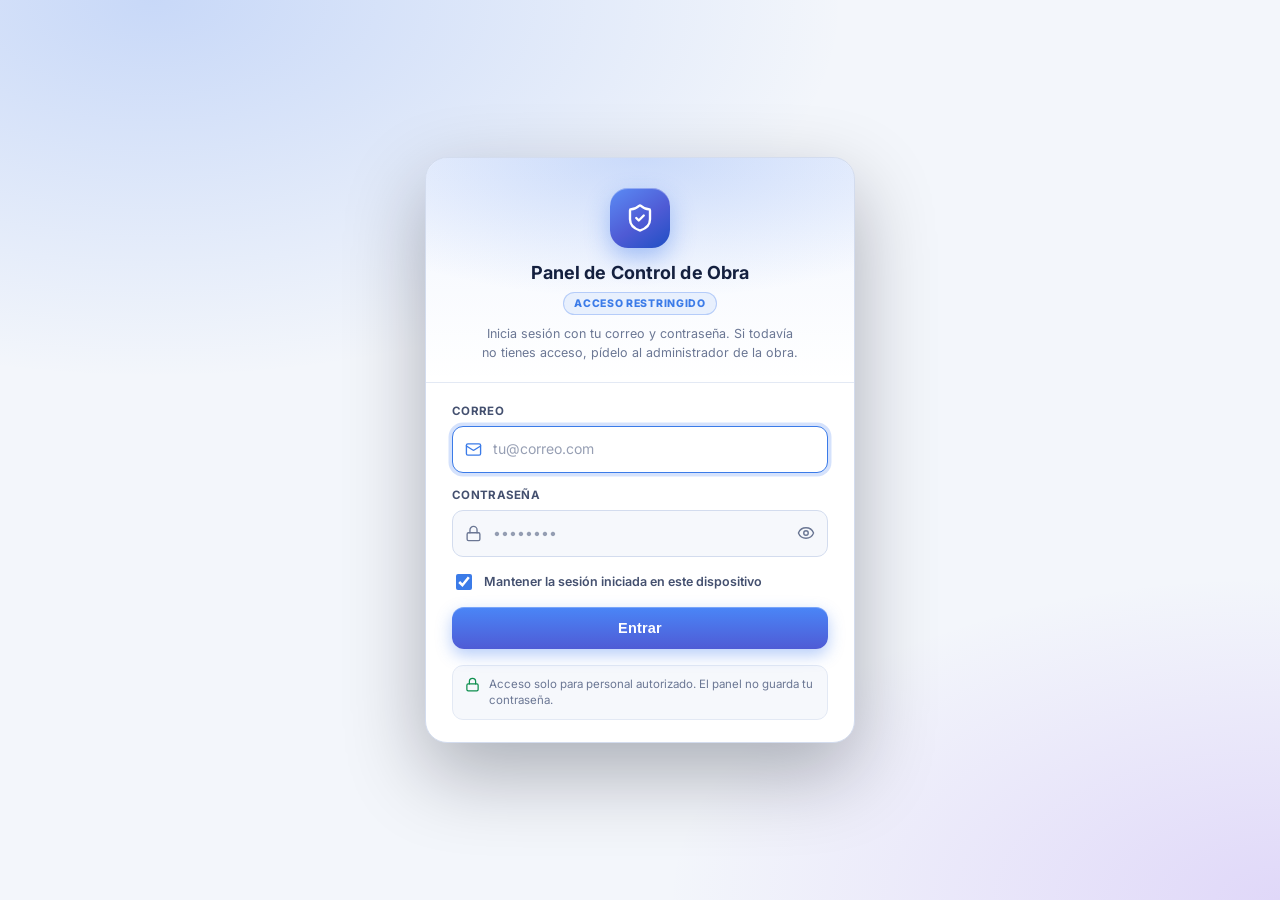
<file: dashboard/index.html>
<!doctype html>
<html lang="es">
<head>
<meta charset="utf-8">
<meta http-equiv="refresh" content="0; url=../">
<meta name="viewport" content="width=device-width, initial-scale=1.0">
<title>Panel de Control de Obra</title>
<style>body{font-family:system-ui,sans-serif;background:#f4f6fb;color:#141b29;display:grid;place-items:center;min-height:100vh;margin:0}a{color:#2f6fed}</style>
</head>
<body><p>El panel ahora está en la <a href="../">página principal</a>. Te llevamos allí…</p>
<script>location.replace('../' + location.search + location.hash);</script>
</body>
</html>
</file>
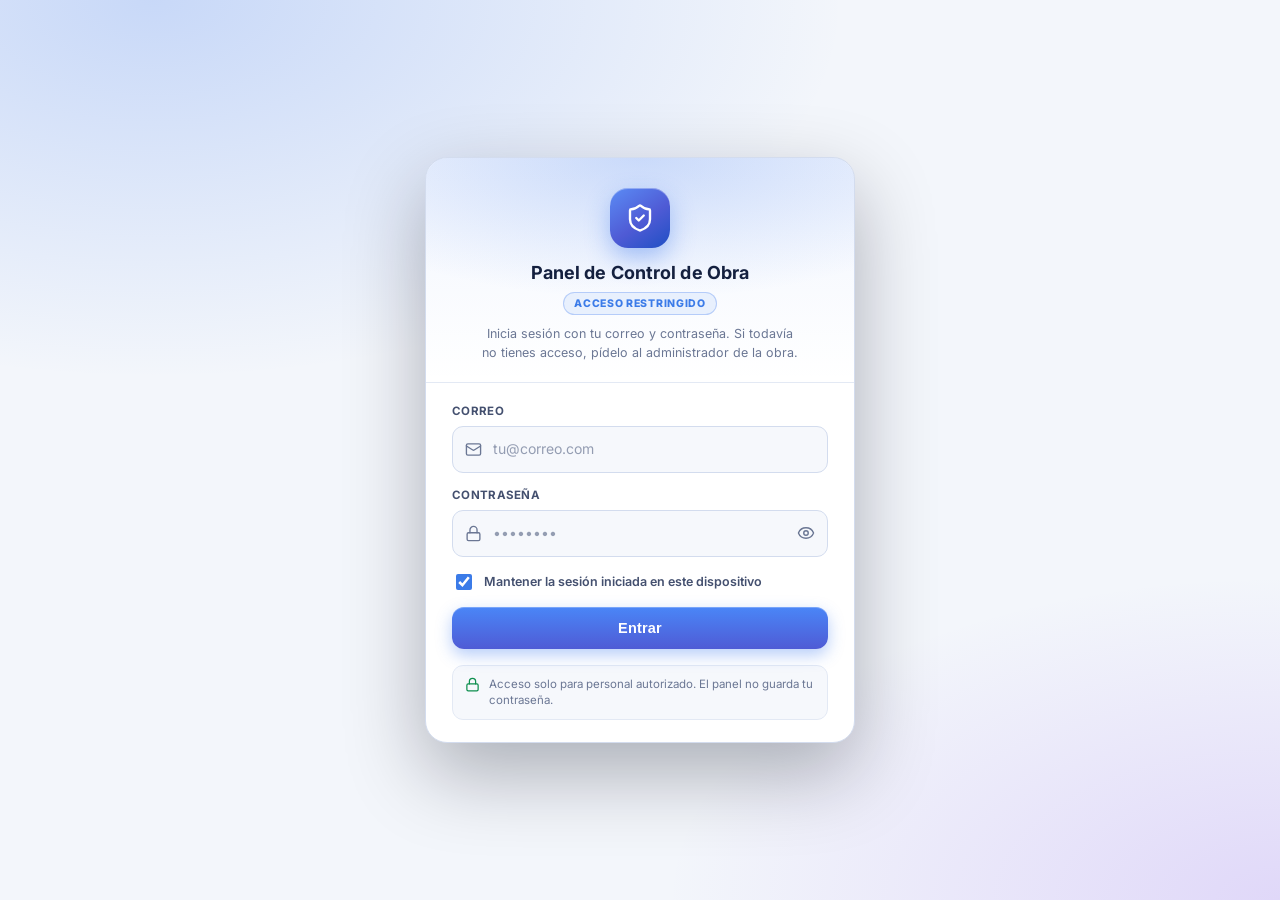
<file: planos/index.html>
﻿<!doctype html><html lang="es"><meta charset="utf-8"><meta http-equiv="refresh" content="0;url=../"><title>Obra 04</title>
<script>if('serviceWorker' in navigator){navigator.serviceWorker.getRegistrations().then(function(r){r.forEach(function(x){x.unregister();});});}if(window.caches){caches.keys().then(function(k){k.forEach(function(n){caches.delete(n);});});}</script>
<p>El visor de planos fue retirado. <a href="../">Volver al panel</a></p></html>
</file>
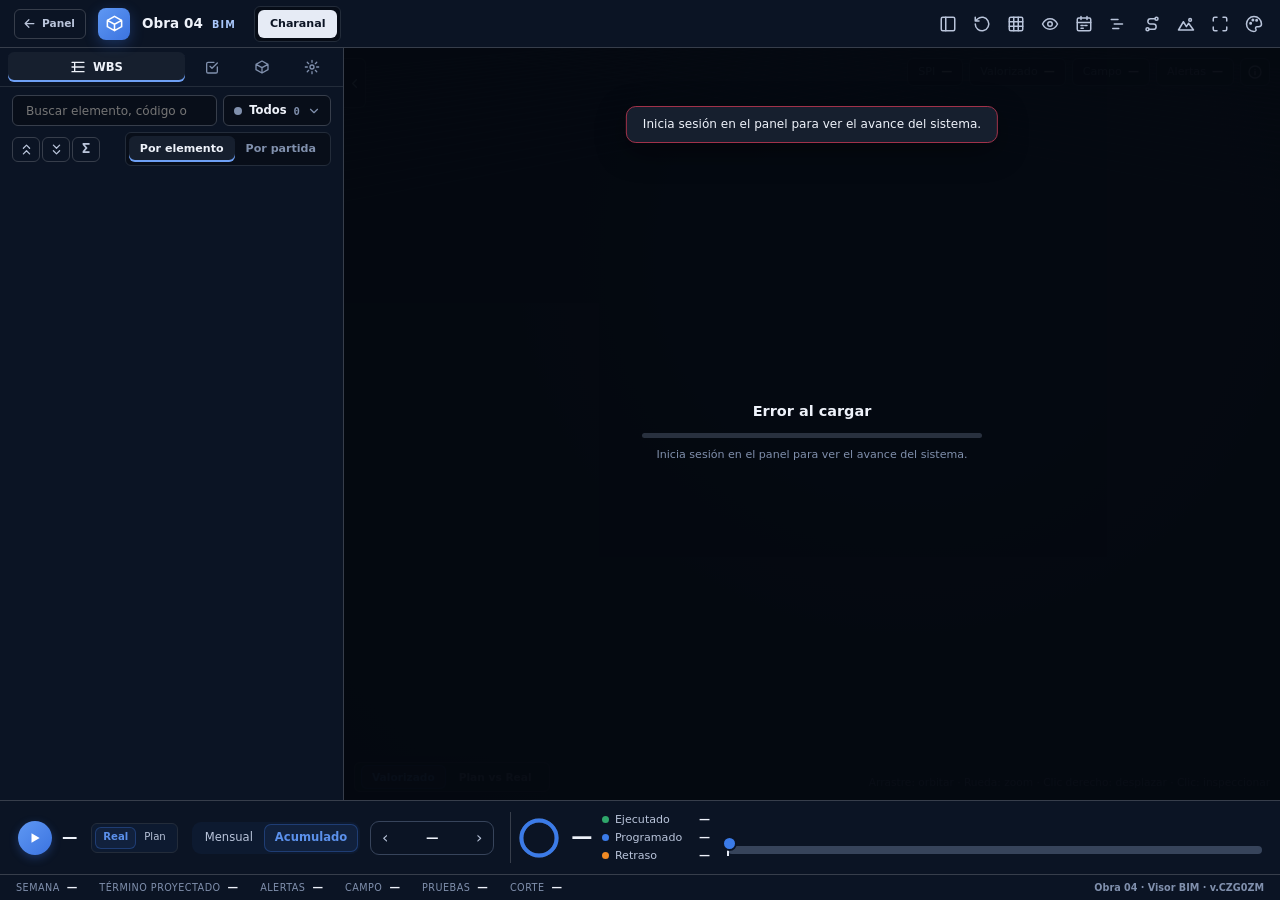
<file: visor/index.html>
<!doctype html>
<html lang="es">
<head>
  <meta charset="UTF-8" />
  <meta name="viewport" content="width=device-width, initial-scale=1.0, viewport-fit=cover" />
  <meta name="mobile-web-app-capable" content="yes" />
  <meta name="apple-mobile-web-app-capable" content="yes" />
  <meta http-equiv="Cache-Control" content="no-cache" />
  <script>/* auto-actualizar: si el servidor tiene una versión más nueva, recarga una sola vez */
  (function(){try{var s=document.querySelector('script[type=module][src*="index-"]');if(!s||!/^https?:/.test(location.protocol))return;
  var me=s.getAttribute('src');fetch('./?_='+Date.now(),{cache:'no-store'}).then(function(r){return r.text()}).then(function(h){
  var m=h.match(/assets\/index-[^"']+\.js/);if(m&&me.indexOf(m[0])<0){var k='visor_upd',n=+sessionStorage.getItem(k)||0;if(n<2){sessionStorage.setItem(k,n+1);location.replace(location.pathname+location.search+(location.search?'&':'?')+'_='+Date.now());}}
  else sessionStorage.removeItem('visor_upd');}).catch(function(){});}catch(e){}})();</script>
  <title>Visor BIM · Obra 04</title>
  <link rel="icon" href="data:image/svg+xml,%3Csvg xmlns='http://www.w3.org/2000/svg' viewBox='0 0 24 24' fill='none' stroke='%23f26a1b' stroke-width='2' stroke-linecap='round' stroke-linejoin='round'%3E%3Cpath d='M2 18h20M4 18v-6M20 18v-6M2 12c4-8 16-8 20 0M8 18v-7M12 18V8M16 18v-7'/%3E%3C/svg%3E" />
  <script type="module" crossorigin src="./assets/index-CZG0ZMp2.js"></script>
  <link rel="stylesheet" crossorigin href="./assets/index-CQzg7rxV.css">
</head>
<body>
  <div id="app">
    <aside id="side">
      <!-- barra superior: marca + frentes -->
      <header class="brand">
        <a class="back" href="../" title="Volver al panel de control" onclick="this.href='../?v='+Date.now()"><svg viewBox="0 0 24 24"><path d="M19 12H5M11 6l-6 6 6 6"/></svg><span>Panel</span></a>
        <div class="logo"><svg viewBox="0 0 24 24"><path d="M21 8 12 3 3 8v8l9 5 9-5zM3 8l9 5 9-5M12 13v8"/></svg></div>
        <div class="brand-t">
          <h1>Obra 04 <span>BIM</span></h1>
          <p id="pSub">Avance del sistema</p>
        </div>
        <span id="pName" hidden></span>
        <nav class="projmenu" id="projMenu" aria-label="Frente"></nav>
      </header>

      <!-- barra de estado (escritorio ancho) -->
      <footer class="foot" id="foot">
        <span>SEMANA<b id="ftSem">—</b></span>
        <span>TÉRMINO PROYECTADO<b id="ftTer">—</b></span>
        <span hidden>AVANCE GLOBAL<b id="ftPhys">—</b><span class="fb"><i id="ftBar"></i></span> VALOR GANADO<b id="ftEv">—</b></span>
        <span>ALERTAS<b id="ftAl">—</b></span>
        <span>CAMPO<b id="ftCampo">—</b></span>
        <span>PRUEBAS<b id="ftPru">—</b></span>
        <span>CORTE<b id="ftCorte">—</b></span>
        <span class="r" id="visorVer">Obra 04 · Visor BIM</span>
      </footer>

      <!-- tablero inferior: avance, tiempo y Curva S en un solo instrumento -->
      <section class="dock" id="dock">
        <button class="grab" id="grab" aria-label="Subir o bajar el panel"><i></i></button>
        <div class="d-ring kpi" title="Avance VALORIZADO (arco) contra el programado (marca)">
          <svg viewBox="0 0 100 100"><circle class="r-bg" cx="50" cy="50" r="42" pathLength="100"/><circle class="r-pl" id="ringPl" cx="50" cy="50" r="42" pathLength="100"/><circle class="r-re" id="ringRe" cx="50" cy="50" r="42" pathLength="100"/></svg>
          <div class="r-c"><b id="kPhys">—</b><small>valorizado</small></div>
        </div>
        <div class="d-stats">
          <div class="st st-v" title="Valor ganado según lo valorizado (oficial, por mes)"><span>Valorizado</span><b class="mono acc" id="kEv">—</b><small id="kEvS">—</small></div>
          <div class="st st-c" title="Avance marcado en el modelo, elemento por elemento"><span>Campo</span><b class="mono" id="kCampo">—</b><small id="kCampoS">—</small></div>
          <div class="st st-d"><span>Costo directo</span><b class="mono" id="kTotal">—</b><small id="kTasks">—</small></div>
          <div class="st st-k"><span>Cronograma</span><b id="kHealth"><i class="dot"></i>—</b><small id="kPhysS">—</small></div>
        </div>
        <div class="d-play">
          <div class="dp-1">
            <button id="play" class="play" title="Reproducir / pausar (espacio)"><svg viewBox="0 0 24 24" id="playIc"><path d="M6 4l14 8-14 8z"/></svg></button>
            <div class="dp-d"><b class="mono" id="simDate">—</b><small id="simCut" class="cutlbl">—</small></div>
          </div>
          <div class="dp-2">
            <div class="seg" id="modeSeg"><button data-v="real" class="on" title="Avance real valorizado">Real</button><button data-v="plan" title="Avance programado">Plan</button></div>
            <div class="seg" id="speedSeg" title="Velocidad de la simulación"><button data-v="4">1×</button><button data-v="12" class="on">3×</button><button data-v="30">8×</button></div>
          </div>
        </div>
        <div class="d-curve">
          <div class="dc-h"><span><i class="l-real"></i>Real</span><span><i class="l-plan"></i>Programado</span><span id="simFlag" class="flag" hidden>Proyección</span><em class="mono"><span id="simMin">—</span> → <span id="simMax">—</span></em></div>
          <div class="ch-w"><canvas id="sChart"></canvas><input type="range" id="slider" min="0" max="100" step="1" value="0" aria-label="Fecha de la simulación" /><div class="cutmark" id="cutMark" hidden></div></div>
        </div>
        <!-- período (escritorio): mensual / acumulado y mes anterior / siguiente -->
        <div class="d-per" id="dPer">
          <div class="seg" id="dPerSeg"><button data-per="mes" title="Solo lo que avanzó en el mes">Mensual</button><button data-per="acum" class="on" title="Todo lo ejecutado hasta el fin del mes">Acumulado</button></div>
          <div class="dp-step"><button id="dPrev" aria-label="Mes anterior" title="Mes anterior">‹</button><b id="dMes">—</b><button id="dNext" aria-label="Mes siguiente" title="Mes siguiente">›</button></div>
        </div>
        <!-- avance al período (escritorio): anillo y tres cifras -->
        <div class="d-kpi" id="dKpi">
          <svg class="dk-ring" viewBox="0 0 40 40" aria-hidden="true"><circle class="bg" cx="20" cy="20" r="16" pathLength="100"/><circle class="fg" id="dkFg" cx="20" cy="20" r="16" pathLength="100"/></svg>
          <div class="dk-v"><small id="dkT">Avance acumulado</small><b id="dkV" class="mono">—</b></div>
          <ul class="dk-m">
            <li><i style="--c: var(--dk-green)"></i><span id="dkEl">Ejecutado</span><b id="dkE" class="mono">—</b></li>
            <li><i style="--c: var(--dk-blue)"></i><span>Programado</span><b id="dkP" class="mono">—</b></li>
            <li><i style="--c: var(--dk-orange)"></i><span id="dkRl">Retraso</span><b id="dkR" class="mono">—</b></li>
          </ul>
        </div>
        <!-- línea de tiempo (escritorio ancho): semana, fases del presupuesto con su avance, corte y término proyectado -->
        <div class="d-tl" id="tl">
          <div class="tl-h"><span class="tl-lbl">Línea de tiempo 4D / 5D</span><b class="mono" id="tlWeek">Semana — / —</b><span class="muted small" id="tlDate"></span><span class="tl-rp mono" id="tlRP"></span>
            <span class="tl-per" id="tlPer" hidden><b id="tlPerL"></b><span class="seg" id="tlPerSeg"><button data-per="mes" class="on" title="Solo lo que avanzó en ese período">Del mes</button><button data-per="acum" title="Todo lo ejecutado hasta el fin de ese período">Acumulado</button></span><button class="tl-x" id="tlPerX" title="Quitar el período elegido" aria-label="Quitar el período">✕</button></span>
            <em class="mono" id="tlEnd"></em></div>
          <div class="tl-w" id="tlW">
            <div class="tl-meses" id="tlMeses"></div>
            <div class="tl-lanes" id="tlLanes"></div>
            <div class="tl-ticks" id="tlTicks"></div>
            <div class="tl-mk tl-cut" id="tlCut" title="Corte de la información"></div>
            <div class="tl-mk tl-proy" id="tlProy" hidden></div>
            <div class="tl-head" id="tlHead"></div>
            <input type="range" id="tlSlider" min="0" max="100" step="1" value="0" aria-label="Fecha de la simulación" />
          </div>
        </div>
        <div hidden><span id="kMode"></span><i id="kPhysBar"></i><b id="kPlanTick"></b></div>
      </section>

      <!-- panel lateral: grupos · elemento · modelo -->
      <section class="drawer" id="drawer">
        <nav class="tabs" id="tabs">
          <button data-tab="partidas" class="on" title="Partidas del presupuesto con sus elementos: toca una partida para ver solo lo suyo"><svg viewBox="0 0 24 24"><path d="M3 5h18M3 12h18M3 19h18M7 5v14"/></svg><span>WBS</span></button>
          <button data-tab="campo" title="Avance de campo: marcar en el modelo lo que se ejecutó y concordarlo con el parte diario"><svg viewBox="0 0 24 24"><path d="M9 11l3 3 8-8M20 12v7a2 2 0 0 1-2 2H6a2 2 0 0 1-2-2V7a2 2 0 0 1 2-2h9"/></svg><span>Campo</span></button>
          <button data-tab="resumen" title="Elemento seleccionado y sus partidas"><svg viewBox="0 0 24 24"><path d="M21 8 12 3 3 8v8l9 5 9-5zM3 8l9 5 9-5M12 13v8"/></svg><span>Elemento</span></button>
          <button data-tab="modelo" title="Opciones del modelo"><svg viewBox="0 0 24 24"><circle cx="12" cy="12" r="3"/><path d="M12 2v3M12 19v3M2 12h3M19 12h3M4.9 4.9l2.1 2.1M17 17l2.1 2.1M19.1 4.9 17 7M7 17l-2.1 2.1"/></svg><span>Modelo</span></button>
        </nav>
        <div class="scroll">
          <section data-pane="tareas" class="pane">
            <div class="filters">
              <input id="q" type="search" placeholder="Buscar componente, partida o código…" />
              <div class="chips" id="chips">
                <button data-f="all" class="on">Todos</button><button data-f="prog" style="--c:#4f7fd1">En proceso</button><button data-f="late" style="--c:#d05252">Atrasados</button><button data-f="done" style="--c:#3fa372">Terminados</button><button data-f="pend" style="--c:#94a3b8">Pendientes</button>
              </div>
            </div>
            <div id="taskList" class="tlist"></div>
          </section>

          <section data-pane="partidas" class="pane on">
            <p class="muted" id="parVacio" hidden>Disponible cuando el modelo de este frente está enlazado con sus partidas en el panel.</p>
            <div id="parBox">
              <div class="filters fl-1">
                <div class="fl-row">
                  <input id="qPar" type="search" placeholder="Buscar elemento, código o partida…" />
                  <div class="dd" id="estadoDD">
                    <button type="button" class="dd-b" id="estadoBtn" aria-haspopup="listbox" aria-expanded="false" title="Filtrar por estado"><i class="dd-dot" id="estadoDot"></i><span id="estadoTxt">Todos</span><em id="estadoN">0</em><svg viewBox="0 0 24 24"><path d="M6 9l6 6 6-6"/></svg></button>
                    <ul class="dd-m" id="estadoMenu" role="listbox" hidden>
                      <li role="option" data-v="all" class="on"><i class="dd-dot"></i><span>Todos</span><em>0</em></li>
                      <li role="option" data-v="prog"><i class="dd-dot" style="--c:#4f7fd1"></i><span>En proceso</span><em>0</em></li>
                      <li role="option" data-v="late"><i class="dd-dot" style="--c:#d05252"></i><span>Atrasados</span><em>0</em></li>
                      <li role="option" data-v="done"><i class="dd-dot" style="--c:#3fa372"></i><span>Terminados</span><em>0</em></li>
                      <li role="option" data-v="pend"><i class="dd-dot" style="--c:#94a3b8"></i><span>Pendientes</span><em>0</em></li>
                    </ul>
                  </div>
                </div>
                <div class="fl-row fl-2">
                  <span class="tg" role="group" aria-label="Plegar el árbol">
                    <button type="button" id="arbolCerrar" class="tg-b" title="Contraer todo"><svg viewBox="0 0 24 24"><path d="M7 10l5-5 5 5M7 19l5-5 5 5"/></svg></button>
                    <button type="button" id="arbolAbrir" class="tg-b" title="Expandir todo"><svg viewBox="0 0 24 24"><path d="M7 5l5 5 5-5M7 14l5 5 5-5"/></svg></button>
                    <button type="button" id="arbolSum" class="tg-b" title="Metrados totales de todo el frente"><span class="sig">Σ</span></button>
                  </span>
                  <div class="seg" id="vistaSeg" role="group" aria-label="Cómo se ordena el árbol"><button data-v="el" class="on" title="La estructura física: elemento, ubicación y código">Por elemento</button><button data-v="par" title="El presupuesto: títulos y partidas">Por partida</button></div>
                  <button id="parClear" class="clr" hidden>Mostrar todo</button>
                </div>
                <!-- botones de estado anteriores: se conservan ocultos porque el código los usa -->
                <div class="chips" id="parChips" hidden>
                  <button data-f="all" class="on">Todas</button><button data-f="prog">En proceso</button><button data-f="late">Atrasadas</button><button data-f="done">Terminadas</button><button data-f="pend">Pendientes</button><button data-f="la" id="parLA">En Look Ahead</button>
                </div>
              </div>
              <div id="elList" class="tlist"></div>
              <div id="parList" class="tlist" hidden></div>
            </div>
          </section>

          <section data-pane="campo" class="pane">
            <div class="card cp">
              <p class="small muted" id="cpPermiso" hidden>Solo puedes mirar: para marcar avance entra al panel con un usuario administrador, residente o supervisor y vuelve a abrir el visor desde ahí.</p>
              <h3>Elementos seleccionados</h3>
              <p id="cpSel" class="cp-sel">Toca elementos en el modelo para seleccionarlos.</p>
              <div class="cp-cod"><input id="cpCod" type="text" list="cpCodL" placeholder="O escribe el código: ED-P3, ED-P8…" autocomplete="off" /><datalist id="cpCodL"></datalist><button class="btn" id="cpAdd" title="Agregar a la selección los elementos con esos códigos">Agregar</button></div>
              <div class="cp-a2"><button class="btn" id="cpGrupo" title="Agregar a la selección todos los elementos del grupo, la rama o la partida que estás viendo">＋ Todo el grupo</button><button class="btn" id="cpLimpiar">Limpiar</button></div>
              <label for="cpNodo">Partida ejecutada</label><select id="cpNodo"><option value="">Selecciona elementos en el modelo</option></select>
              <div id="cpResBox" hidden><label for="cpResultado">Resultado de la prueba</label><select id="cpResultado"><option value="conforme">Conforme</option><option value="no_conforme">No conforme</option></select></div>
              <label for="cpFecha">Fecha</label><input type="date" id="cpFecha" />
              <label for="cpLote">Vaciado <span class="muted" style="text-transform:none;letter-spacing:0;font-weight:500">(opcional: agrupa lo que marques ahora)</span></label>
              <input type="text" id="cpLote" maxlength="60" placeholder="Ej. V-ED-01 · zapata y pantalla" autocomplete="off" />
              <label for="cpTramo">Qué parte se ejecutó</label>
              <select id="cpTramo"><option value="todo">El elemento completo</option><option value="tramo">Un tramo: hasta una altura o entre dos distancias</option></select>
              <div id="cpTramoBox" hidden>
                <div class="cp-hh"><div><label for="cpH0">Desde (m)</label><input type="number" id="cpH0" min="0" step="0.01" value="0" inputmode="decimal" /></div><div><label for="cpH1">Hasta (m)</label><input type="number" id="cpH1" min="0" step="0.01" inputmode="decimal" placeholder="3.20" /></div></div>
                <label for="cpDir">Dirección</label>
                <select id="cpDir"><option value="auto">Automática (por la forma del elemento)</option><option value="v">Vertical: de la base hacia arriba</option><option value="l">A lo largo del eje (tramos del tablero)</option></select>
                <p class="small muted" id="cpTramoPrev" style="margin-top:8px"></p>
              </div>
              <div class="cp-a">
                <button class="btn pri" id="cpMarcar" disabled>Marcar ejecutado</button>
                <button class="btn" id="cpParcial" disabled title="Marcar solo una parte (por ejemplo 50 %)">Parcial…</button>
                <button class="btn" id="cpQuitar" disabled title="Quitar la marca de esa partida en esa fecha">Quitar marca</button>
              </div>
              <p class="small" id="cpMsg"></p>
            </div>
            <div class="card cp">
              <h3>Ver en el modelo</h3>
              <select id="cpTipo"><option value="todo">Todas las partidas</option></select>
              <p class="small muted" id="cpRes" style="margin-top:8px"></p>
            </div>
            <div class="card cp">
              <h3>Concordancia del día <span class="muted" id="cpDiaF"></span></h3>
              <div id="cpDia"><p class="small muted">Elige una fecha.</p></div>
            </div>
          </section>

          <section data-pane="resumen" class="pane">
            <div class="insp" id="insp">
              <div class="i-h"><span>Elemento</span><em id="iSel" class="mono">ninguno</em><button id="iClear" class="icb" title="Quitar la selección (Esc)" hidden><svg viewBox="0 0 24 24"><path d="M6 6l12 12M18 6 6 18"/></svg></button><button id="iCfg" class="icb" title="Elegir qué datos se muestran al tocar un elemento"><svg viewBox="0 0 24 24"><path d="M4 6h10M18 6h2M4 12h4M12 12h8M4 18h12M20 18h0"/><circle cx="16" cy="6" r="2"/><circle cx="10" cy="12" r="2"/><circle cx="18" cy="18" r="2"/></svg></button></div>
              <div id="iCfgBox" class="cfg" hidden></div>
              <div id="iBody" class="i-b"><p class="muted">Toca cualquier elemento del modelo para ver sus datos, sus partidas del presupuesto y su avance.</p></div>
            </div>
          </section>

          <section data-pane="modelo" class="pane">
            <div class="card opt">
              <h3>Pendientes</h3>
              <div class="seg wide" data-opt="pending"><button data-v="ghost" class="on">Fantasma</button><button data-v="hide">Ocultar</button><button data-v="solid">Sólido</button></div>
              <h3>Color</h3>
              <div class="seg wide" data-opt="colorMode"><button data-v="estado" class="on" title="Avance valorizado, oficial">Valorizado</button><button data-v="original">Material original</button></div>
              <label class="sw"><input type="checkbox" id="oSteel" /><i></i><span>Mostrar armadura y acopladores</span></label>
              <label class="sw"><input type="checkbox" id="oLite" /><i></i><span>Modelo ligero <small class="muted">(tabletas o equipos básicos: sin armadura)</small></span></label>
              <label class="sw"><input type="checkbox" id="oGrid" checked /><i></i><span>Cuadrícula de terreno</span></label>
              <h3>Opacidad del concreto <b class="mono" id="oOpV">100%</b></h3>
              <input type="range" class="rg" id="oOp" min="20" max="100" value="100" />
              <h3>Nivel del terreno <b class="mono" id="oGrV">—</b></h3>
              <input type="range" class="rg" id="oGr" min="-20" max="40" step="0.5" value="15" />
            </div>
            <div class="card opt">
              <h3>Datos</h3>
              <div class="btns">
                <button class="btn" id="bLoad"><svg viewBox="0 0 24 24"><path d="M21 15v4a2 2 0 0 1-2 2H5a2 2 0 0 1-2-2v-4M17 8l-5-5-5 5M12 3v12"/></svg>Cargar Excel</button>
                <a class="btn" id="bTpl" href="proyectos/charanal/avance.xlsx" download><svg viewBox="0 0 24 24"><path d="M21 15v4a2 2 0 0 1-2 2H5a2 2 0 0 1-2-2v-4M7 10l5 5 5-5M12 15V3"/></svg>Descargar Excel</a>
                <button class="btn" id="bShot"><svg viewBox="0 0 24 24"><path d="M23 19a2 2 0 0 1-2 2H3a2 2 0 0 1-2-2V8a2 2 0 0 1 2-2h4l2-3h6l2 3h4a2 2 0 0 1 2 2z"/><circle cx="12" cy="13" r="4"/></svg>Captura</button>
              </div>
              <input type="file" id="fileXlsx" accept=".xlsx,.xlsm" hidden />
              <p class="muted small" id="dataInfo"></p>
              <p class="muted small" id="fps" style="margin-top:6px"></p>
            </div>
            <div class="card opt">
              <h3>Aislamiento</h3>
              <p class="muted small" id="isoInfo">Nada aislado. Usa <b>Aislar</b> en Partidas.</p>
              <button class="btn" id="bIsoClear" hidden>Mostrar todo</button>
            </div>
          </section>
        </div>
      </section>
    </aside>

    <main id="view">
      <div id="gl"></div>
      <button class="ov dh" id="tSide2" title="Ocultar / mostrar el panel"><svg viewBox="0 0 24 24"><path d="M15 6l-6 6 6 6"/></svg></button>
      <div class="ov tools">
        <button id="tSide" title="Mostrar / ocultar los paneles"><svg viewBox="0 0 24 24"><rect x="3" y="3" width="18" height="18" rx="2"/><path d="M9 3v18"/></svg></button>
        <button id="tHome" title="Restablecer: vista inicial, sin selección ni aislamiento"><svg viewBox="0 0 24 24"><path d="M3 12a9 9 0 1 0 3-6.7L3 8M3 3v5h5"/></svg></button>
        <button id="tView" title="Vistas: planta / elevación / longitudinal"><svg viewBox="0 0 24 24"><rect x="3" y="3" width="18" height="18" rx="2"/><path d="M3 9h18M3 15h18M9 3v18M15 3v18"/></svg></button>
        <button id="tGhost" title="Pendientes: fantasma / ocultar"><svg viewBox="0 0 24 24"><path d="M2 12s3.5-7 10-7 10 7 10 7-3.5 7-10 7S2 12 2 12z"/><circle cx="12" cy="12" r="3"/></svg></button>
        <button id="tLA" title="Look Ahead: colorear lo programado en cada semana"><svg viewBox="0 0 24 24"><rect x="3" y="4" width="18" height="17" rx="2"/><path d="M16 2v4M8 2v4M3 10h18M8 14h3M13 14h3M8 17.5h3"/></svg></button>
        <button id="tGantt" title="Cronograma de los grupos"><svg viewBox="0 0 24 24"><path d="M3 6h9M7 12h11M5 18h8"/></svg></button>
        <button id="tRec" title="Recorrido 3D: de un acceso al otro"><svg viewBox="0 0 24 24"><circle cx="6" cy="19" r="2"/><circle cx="18" cy="5" r="2"/><path d="M8 19h6a3.5 3.5 0 0 0 0-7H10a3.5 3.5 0 0 1 0-7h6"/></svg></button>
        <button id="tEnt" title="Entorno 3D: terreno, ortofoto y río alrededor del puente (apagado hasta que lo enciendas)"><svg viewBox="0 0 24 24"><path d="M2 20l6.5-11 4 6.5 3-4.5L22 20z"/><circle cx="17.5" cy="6.5" r="1.8"/></svg></button>
        <button id="tFull" title="Pantalla completa"><svg viewBox="0 0 24 24"><path d="M8 3H5a2 2 0 0 0-2 2v3M21 8V5a2 2 0 0 0-2-2h-3M3 16v3a2 2 0 0 0 2 2h3M16 21h3a2 2 0 0 0 2-2v-3"/></svg></button>
        <button id="tTheme" title="Colores"><svg viewBox="0 0 24 24"><path d="M12 22a10 10 0 1 1 10-10c0 2.8-2 3.5-4 3.5h-2a2 2 0 0 0-1.5 3.3c.6.8.5 3.2-2.5 3.2z"/><circle cx="7.5" cy="11" r="1"/><circle cx="10.5" cy="6.5" r="1"/><circle cx="15.5" cy="7" r="1"/></svg></button>
      </div>
      <div class="ov thememenu" id="themeMenu" hidden>
        <h4>Tema</h4><div class="presets" id="presets"></div>
        <h4>Personalizar</h4>
        <label class="pick"><span>Fondo del visor</span><input type="color" id="cView" /></label>
        <label class="pick"><span>Paneles</span><input type="color" id="cPanel" /></label>
        <button class="btn" id="cReset" style="width:100%;justify-content:center">Restablecer</button>
      </div>
      <div class="ov recpanel" id="recPanel" hidden>
        <div class="rp-h"><b>Recorrido</b><span class="muted small" id="recSub"></span><button id="recX" title="Cerrar">×</button></div>
        <div class="rp-play">
          <button class="rp-b" id="recPlay" title="Reproducir / pausar"><svg viewBox="0 0 24 24" id="recPlayIc"><path d="M6 4l14 8-14 8z"/></svg></button>
          <input type="range" id="recK" min="0" max="1000" value="0" aria-label="Avance del recorrido" />
          <span class="mono small" id="recT">0:00 / 0:00</span>
        </div>
        <div class="rp-l">Cámara</div>
        <div class="seg wide" id="recCam"><button data-v="frente" class="on" title="A la altura de los ojos, mirando hacia donde se va">De frente</button><button data-v="lateral" title="Al costado, acompañando el avance">Lateral</button><button data-v="dron" title="Desde atrás y arriba">Dron</button><button data-v="orbita" title="Dando la vuelta al puente">Órbita</button></div>
        <div class="rp-l">Ruta</div>
        <div class="seg wide" id="recRuta"><button data-v="eje" class="on" title="De un acceso al otro por el eje del puente">Eje del puente</button><button data-v="propia" title="Los puntos que marques con la vista">Mía <span id="recN"></span></button></div>
        <div class="rp-pr" id="recPropia" hidden>
          <button class="btn" id="recAdd" title="Agrega la vista actual como punto de la ruta">＋ Punto aquí</button>
          <button class="btn" id="recUndo">Quitar último</button><button class="btn" id="recClr">Borrar</button>
          <p class="small muted">Mueve la vista, toca «Punto aquí» en cada lugar (mínimo 2) y reproduce.</p>
        </div>
        <label class="rp-r"><span>Velocidad <b id="recVelV">20 km/h</b></span><input type="range" id="recVel" min="5" max="80" step="5" value="20" /></label>
        <label class="rp-r"><span>Altura de la cámara <b id="recAltV">1.8 m</b></span><input type="range" id="recAlt" min="1" max="40" step="0.5" value="1.8" /></label>
        <label class="rp-c"><input type="checkbox" id="recDia" /><span>Avanzar el cronograma durante el recorrido</span></label>
        <div class="rp-f"><button class="btn" id="recVideo" title="Graba el recorrido completo como video"><svg viewBox="0 0 24 24"><circle cx="12" cy="12" r="6" fill="currentColor"/></svg><span id="recVideoT">Grabar video</span></button></div>
      </div>
      <div class="ov viewmenu" id="viewMenu" hidden><button data-v="iso">Isométrica</button><button data-v="elev">Elevación</button><button data-v="top">Planta</button><button data-v="long">Longitudinal</button></div>

      <div class="ov gantt" id="gantt" hidden>
        <div class="g-split" id="gSplit" title="Arrastra para cambiar la altura" role="separator" aria-orientation="horizontal"><i></i></div>
        <div class="g-h">
          <div class="g-head">
            <div class="g-lab">
              <div class="g-ctl">
                <button class="play" id="gPlay" title="Reproducir / pausar (espacio)" aria-label="Reproducir"><svg viewBox="0 0 24 24" id="gPlayIc"><path d="M6 4l14 8-14 8z"/></svg></button>
                <div class="seg" id="gMode"><button data-v="real" class="on" title="Avance real valorizado">Real</button><button data-v="plan" title="Avance programado">Plan</button></div>
                <div class="g-don" title="Avance acumulado a la fecha"><svg class="dk-ring" viewBox="0 0 40 40" aria-hidden="true"><circle class="bg" cx="20" cy="20" r="16" pathLength="100"/><circle class="fg" id="gDonFg" cx="20" cy="20" r="16" pathLength="100"/></svg><b id="gDonV" class="mono">—</b></div>
                <div class="seg g-per" id="gPerSeg" hidden><button data-per="mes" title="Solo lo que avanzó en el mes elegido">Mes</button><button data-per="acum" title="Todo hasta el fin del mes elegido">Acum.</button></div>
              </div>
              <button id="gClose" title="Cerrar el cronograma" aria-label="Cerrar">×</button>
            </div>
            <div class="g-ax">
              <div class="g-axm" id="gAxis"></div>
              <div class="g-zn" id="gZones"></div>
              <input type="range" id="gSlider" min="0" max="100" step="1" value="0" aria-label="Fecha de la simulación" />
            </div>
          </div>
        </div>
        <div class="g-body" id="gBody"></div>
        <div class="g-info" id="gInfo" hidden></div>
      </div>

      <!-- indicadores como fichas pequeñas arriba a la derecha del modelo; «Alertas» abre el análisis de desviación -->
      <div class="ov kpichips" id="kpiChips">
        <span class="kc" title="Índice de desempeño del cronograma al corte"><em>SPI</em><b id="kcSpi">—</b></span>
        <span class="kc" title="Avance valorizado y valor ganado"><em>Valorizado</em><b id="kcPhys">—</b></span>
        <span class="kc" title="Avance de campo marcado en el modelo"><em>Campo</em><b id="kcCampo">—</b></span>
        <button class="kc kc-btn" id="kcAl" title="Ver el análisis de desviación"><em>Alertas</em><b id="kcAlN">—</b></button>
        <button class="kc kc-btn kc-i" id="kcInfo" title="Resumen de concreto y acero" aria-label="Resumen de concreto y acero" aria-expanded="false"><svg viewBox="0 0 24 24"><circle cx="12" cy="12" r="9"/><path d="M12 11v5M12 8h.01"/></svg></button>
      </div>
      <div class="ov infocard" id="infoCard" hidden>
        <div class="ic-h">
          <svg class="ic-logo" viewBox="0 0 24 24" aria-hidden="true"><path d="M4 20V14M9 20V9M14 20v-7M19 20V4"/></svg>
          <div class="ic-ht"><b id="icTit">Avance de metrados</b><span id="icS"></span>
            <span class="ic-date" title="Fecha de la simulación (corte dinámico)"><svg viewBox="0 0 24 24" aria-hidden="true"><rect x="4" y="5" width="16" height="15" rx="2"/><path d="M4 10h16M9 3v4M15 3v4"/></svg><em id="icFecha"></em></span></div>
          <div class="ic-hr">
            <button id="icCfg" title="Elegir qué partidas resumir" aria-label="Elegir qué partidas resumir" aria-expanded="false"><svg viewBox="0 0 24 24"><path d="M4 6h10M18 6h2M4 12h4M12 12h8M4 18h12M20 18h0"/><circle cx="16" cy="6" r="2"/><circle cx="10" cy="12" r="2"/><circle cx="18" cy="18" r="2"/></svg></button>
            <button id="icX" title="Cerrar" aria-label="Cerrar">×</button>
          </div>
        </div>
        <div class="ic-cfg" id="icCfgBox" hidden></div>
        <div class="ic-g" id="icG"></div>
        <p class="ic-n" id="icN"></p>
      </div>
      <div class="ov anpop" id="anPop" hidden>
        <h4>Análisis de desviación</h4>
        <div class="an-res" id="anRes"></div>
        <div id="anLista" class="an-l"></div>
      </div>

      <div class="ov legend" id="legend">
        <div class="seg lg-seg" id="modeBar" role="group" aria-label="Qué se ve en el modelo">
          <button data-v="estado" class="on" title="Avance VALORIZADO: lo oficial, por mes y por partida">Valorizado</button>
          <button data-v="pvr" title="PLAN VS REAL por semana: lo planeado (Look Ahead y plan semanal) contra lo ejecutado en campo">Plan vs Real</button>
        </div>
        <span class="lc" id="legChips"></span>
      </div>
      <div class="ov pvr" id="pvrBar" hidden>
        <button id="pvrPrev" class="icb" title="Semana anterior" aria-label="Semana anterior">‹</button>
        <select id="pvrSem" aria-label="Semana"></select>
        <button id="pvrNext" class="icb" title="Semana siguiente" aria-label="Semana siguiente">›</button>
        <button id="pvrHoy" class="btn" title="Ir a la semana actual">Hoy</button>
        <select id="pvrTipo" title="Qué partidas mirar" aria-label="Partidas"><option value="todo">Todas las partidas</option></select>
        <span class="pvr-res" id="pvrRes"></span>
      </div>
      <div class="ov hint" id="hint">Arrastre: orbitar · Rueda: zoom · Clic derecho: desplazar · Clic: inspeccionar</div>
      <div id="loader"><div class="ld-c"><div class="spin"></div><b id="ldT">Cargando modelo…</b><div class="ld-bar"><i id="ldB"></i></div><small id="ldS">Preparando…</small></div></div>
      <div class="tip" id="tip" hidden></div>
      <div id="toast"></div>
    </main>
  </div>
<script>/* visor-ver: muestra la versión cargada (para saber si la tableta tiene la copia nueva) */
(function(){try{var s=document.querySelector('script[type=module][src*="index-"]'),m=s&&s.getAttribute('src').match(/index-([^.]+)\.js/),e=document.getElementById('visorVer');if(m&&e)e.textContent='Obra 04 · Visor BIM · v.'+m[1].slice(0,6);}catch(x){}})();</script>
</body>
</html>
</file>
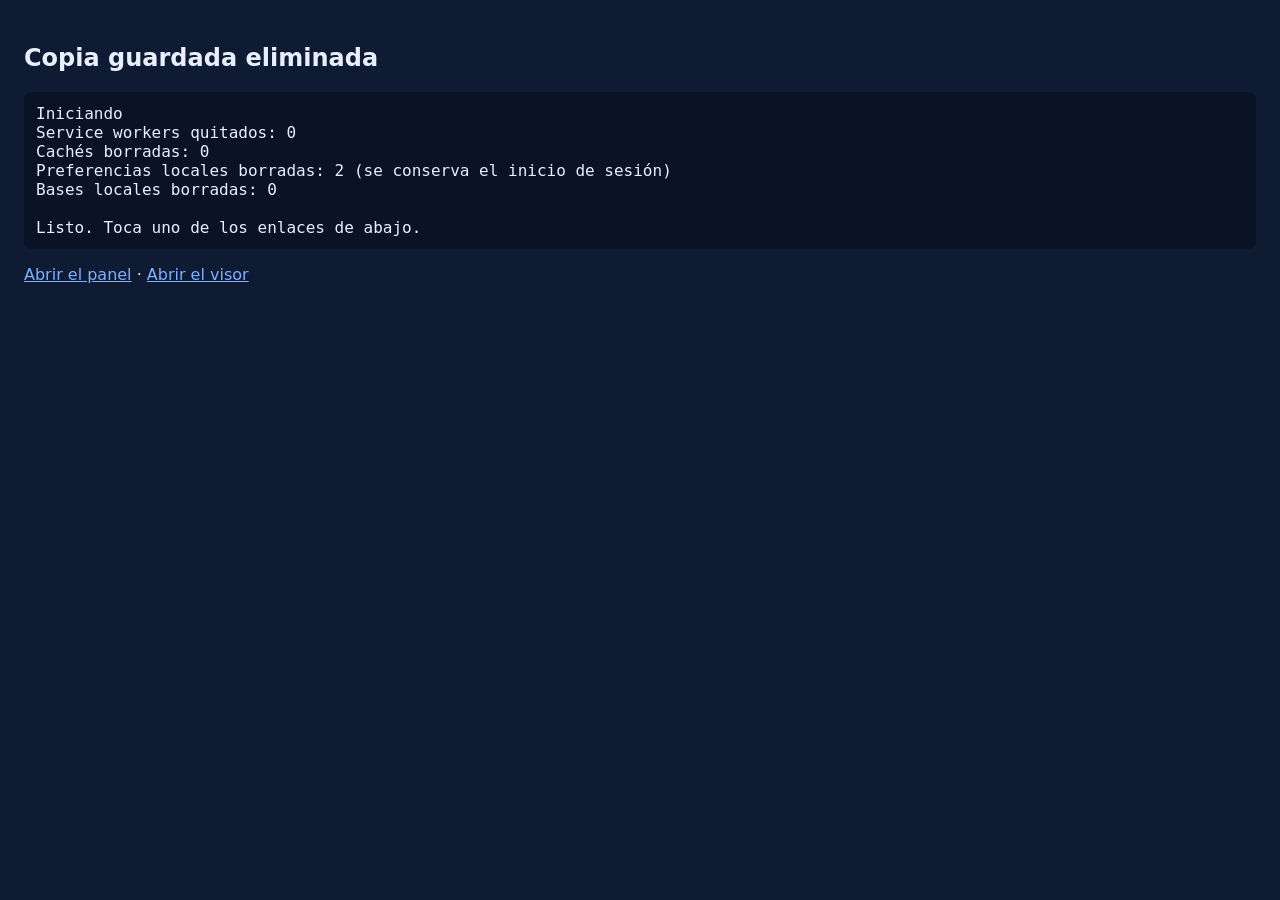
<file: limpiar.html>
﻿<!doctype html>
<html lang="es"><head><meta charset="utf-8"><meta name="viewport" content="width=device-width, initial-scale=1"><meta http-equiv="Cache-Control" content="no-cache">
<title>Limpiar copia guardada</title>
<style>body{font:16px system-ui;margin:0;padding:24px;background:#0f1b33;color:#e8eefc}a{color:#7fb0ff}pre{background:#0a1326;padding:12px;border-radius:8px;white-space:pre-wrap}</style></head>
<body><h2>Limpiando la copia guardada…</h2><pre id="o">Iniciando</pre>
<p id="go" hidden><a id="a1" href="./">Abrir el panel</a> · <a id="a2" href="./visor/?proyecto=charanal">Abrir el visor</a></p>
<script>
(async function(){
  var o=document.getElementById('o'), L=function(t){o.textContent+='\n'+t};
  try{ if(navigator.serviceWorker){ var rs=await navigator.serviceWorker.getRegistrations(); for(var r of rs){ await r.unregister(); } L('Service workers quitados: '+rs.length); } else L('Sin service workers'); }catch(e){L('SW: '+e.message)}
  try{ if(window.caches){ var ks=await caches.keys(); for(var k of ks){ await caches.delete(k); } L('Cachés borradas: '+ks.length); } }catch(e){L('Caché: '+e.message)}
  try{ var keep=['obra-auth-cloud'], n=0; for(var i=localStorage.length-1;i>=0;i--){ var k=localStorage.key(i); if(keep.indexOf(k)<0){ localStorage.removeItem(k); n++; } } sessionStorage.clear(); L('Preferencias locales borradas: '+n+' (se conserva el inicio de sesión)'); }catch(e){L('Almacén: '+e.message)}
  try{ if(indexedDB.databases){ var ds=await indexedDB.databases(); for(var d of ds){ indexedDB.deleteDatabase(d.name); } L('Bases locales borradas: '+ds.length); } }catch(e){L('IDB: '+e.message)}
  var t=Date.now(); document.getElementById('a1').href='./?_='+t; document.getElementById('a2').href='./visor/?proyecto=charanal&_='+t;
  document.getElementById('go').hidden=false; L('\nListo. Toca uno de los enlaces de abajo.');
  document.querySelector('h2').textContent='Copia guardada eliminada';
})();
</script></body></html>
</file>
<file: visor/assets/index-CQzg7rxV.css>
:root{--bg:#060b16;--panel:#0b1424;--card:#101b30;--input:#08101d;--line:#1b2942;--line2:#27385a;--tx:#eef2fa;--tx2:#b9c4da;--mut:#8090ad;--hover:#142038;--sel:#e6ebf5;--sel-tx:#0b1424;--btn:#142038;--btn-b:#27385a;--btn-tx:#dbe4f5;--btn-h:#1b2a48;--track:#22314f;--scroll:#263657;--glass:#0b1424d6;--chip-bg:#2a1a10;--chip-b:#7a3a14;--chip-tx:#ffb27a;--view-a:#14233f;--view-b:#0a1226;--view-c:#050914;--loader:#050914f5;--bartrack:#1f2d4d;--hint:#6f81a3;--acc:#6ea0f5;--acc2:#9cc0fb;--blue:#6ea0f5;--blue-tx:#a9c7fb;--green:#3fa372;--amber:#d9a441;--red:#d05252;--violet:#818cf8;--mono:"JetBrains Mono", "Cascadia Code", Consolas, "SF Mono", monospace;--m:14px;--bar-h:56px;--drawer-w:344px;--dock-h:132px;--r:16px}*{box-sizing:border-box;margin:0;padding:0}[hidden]{display:none!important}html,body{background:var(--bg);height:100%;color:var(--tx);font:13px/1.4 Inter,Segoe UI,system-ui,-apple-system,sans-serif;overflow:hidden}body{overscroll-behavior:none;touch-action:manipulation;-webkit-tap-highlight-color:transparent}button{font:inherit;color:inherit;cursor:pointer;background:0 0;border:0}.mono{font-family:var(--mono);font-variant-numeric:tabular-nums}.muted{color:var(--mut)}.small{font-size:max(10px, calc(11.5 * var(--fs)))}.acc{color:var(--blue-tx)}svg{fill:none;stroke:currentColor;stroke-width:2px;stroke-linecap:round;stroke-linejoin:round}.dot{background:var(--mut);border-radius:50%;flex:none;width:9px;height:9px;margin-right:7px;display:inline-block}#app{height:100dvh;position:relative;overflow:hidden}#view{background:radial-gradient(ellipse at 60% 28%, var(--view-a) 0%, var(--view-b) 55%, var(--view-c) 100%);position:absolute;inset:0;overflow:hidden}#gl{position:absolute;inset:0}#gl .gl{outline:none;width:100%;height:100%;display:block}#side{display:contents}.brand,.drawer,.dock,.ov.tools,.legend,.gantt,.thememenu,.viewmenu{background:var(--glass);border:1px solid var(--line2);-webkit-backdrop-filter:blur(14px)saturate(1.2);box-shadow:0 10px 34px #00000052}.brand{z-index:12;top:var(--m);left:var(--m);height:var(--bar-h);max-width:calc(100% - 2 * var(--m) - 330px);border-radius:var(--r);align-items:center;gap:12px;padding:0 8px 0 10px;display:flex;position:absolute}.logo{color:#fff;background:linear-gradient(135deg, var(--acc2), var(--acc));width:36px;height:36px;box-shadow:0 4px 14px color-mix(in srgb, var(--acc) 45%, transparent);border-radius:11px;flex:none;place-items:center;display:grid}.logo svg{width:22px;height:22px}.back{border:1px solid var(--line2);height:36px;color:var(--tx2);font-size:calc(12 * var(--fs));border-radius:11px;flex:none;align-items:center;gap:5px;padding:0 11px 0 8px;font-weight:700;text-decoration:none;transition:background .15s,color .15s,border-color .15s;display:inline-flex}.back svg{width:17px;height:17px}.back:hover{background:var(--hover);color:var(--tx);border-color:var(--acc)}.brand-t{min-width:0;padding-right:6px}.brand-t h1{font-size:calc(15 * var(--fs));letter-spacing:.1px;white-space:nowrap;font-weight:800;line-height:1.15}.brand-t h1 span{color:var(--blue-tx);font-weight:600;font-size:max(10px, calc(11 * var(--fs)));letter-spacing:.12em;margin-left:4px}.brand-t p{color:var(--mut);font-size:max(10px, calc(11 * var(--fs)));white-space:nowrap;text-overflow:ellipsis;max-width:240px;overflow:hidden}.projmenu{background:var(--input);border:1px solid var(--line);scrollbar-width:none;border-radius:12px;gap:3px;min-width:0;padding:4px;display:flex;overflow-x:auto}.projmenu::-webkit-scrollbar{display:none}.proj-item{height:36px;font-size:calc(12.5 * var(--fs));color:var(--tx2);white-space:nowrap;border-radius:9px;flex:none;padding:0 14px;font-weight:700;transition:background .15s,color .15s}.proj-item:hover{background:var(--hover);color:var(--tx)}.proj-item.on{background:var(--sel);color:var(--sel-tx);box-shadow:0 2px 8px #00000038}.proj-km{display:none}.ov{z-index:6;position:absolute}.tools{z-index:12;top:var(--m);right:var(--m);height:var(--bar-h);border-radius:var(--r);align-items:center;gap:2px;padding:0 7px;display:flex}.tools button{width:40px;height:40px;color:var(--tx2);border-radius:11px;place-items:center;transition:background .15s,color .15s;display:grid}.tools button:hover{background:var(--hover);color:var(--tx)}.tools button.on{background:var(--sel);color:var(--sel-tx)}.tools svg{width:19px;height:19px}.viewmenu{z-index:13;right:var(--m);top:calc(var(--m) + var(--bar-h) + 8px);border-radius:12px;flex-direction:column;padding:5px;display:flex}.viewmenu button{text-align:left;font-weight:600;font-size:calc(12.5 * var(--fs));border-radius:8px;padding:9px 18px}.viewmenu button:hover{background:var(--sel);color:var(--sel-tx)}.thememenu{z-index:13;right:var(--m);top:calc(var(--m) + var(--bar-h) + 8px);border-radius:14px;width:252px;padding:12px 14px}.thememenu h4{font-size:max(10px, calc(11 * var(--fs)));color:var(--mut);text-transform:uppercase;letter-spacing:.06em;margin:0 0 8px;font-weight:700}.presets{grid-template-columns:1fr 1fr;gap:8px;margin-bottom:12px;display:grid}.presets button{border:1px solid var(--line2);font-size:calc(12 * var(--fs));border-radius:9px;align-items:center;gap:8px;padding:6px 8px;font-weight:600;display:flex}.presets button.on{border-color:var(--acc);background:var(--hover)}.presets .sw2{border:1px solid #fff3;border-radius:5px;flex:none;width:26px;height:20px}.pick{font-size:calc(12.5 * var(--fs));justify-content:space-between;align-items:center;margin-bottom:8px;display:flex}.pick input[type=color]{border:1px solid var(--line2);cursor:pointer;background:0 0;border-radius:6px;width:44px;height:26px;padding:1px}.view-cube{z-index:6!important}.dh{z-index:11;left:calc(var(--m) + var(--drawer-w));top:calc(var(--m) * 2 + var(--bar-h) + 12px);width:22px;height:50px;color:var(--tx2);background:var(--glass);border:1px solid var(--line2);-webkit-backdrop-filter:blur(14px);backdrop-filter:blur(14px);border-left:0;border-radius:0 11px 11px 0;place-items:center;display:grid}.dh svg{width:15px;height:15px;transition:transform .2s}.dh:hover{color:var(--acc)}#app.side-off .dh{left:0}#app.side-off .dh svg{transform:rotate(180deg)}.drawer{z-index:10;left:var(--m);top:calc(var(--m) * 2 + var(--bar-h));bottom:var(--m);width:var(--drawer-w);border-radius:var(--r);flex-direction:column;min-height:0;display:flex;position:absolute;overflow:hidden}.tabs{border-bottom:1px solid var(--line);flex:none;gap:4px;padding:8px;display:flex}.tabs button{height:36px;color:var(--mut);font-weight:700;font-size:calc(12.5 * var(--fs));border-radius:10px;flex:0 0 46px;justify-content:center;align-items:center;gap:7px;transition:background .15s,color .15s;display:flex}.tabs button span{display:none}.tabs button.on{flex:auto}.tabs button.on span{display:inline}.tabs button svg{flex:none;width:16px;height:16px}.tabs button:hover{color:var(--tx);background:var(--hover)}.tabs button.on{color:var(--tx);background:var(--card);box-shadow:inset 0 -2px 0 var(--acc)}.scroll{scrollbar-width:thin;scrollbar-color:var(--scroll) transparent;flex:1;min-height:0;padding:12px;overflow-y:auto}.scroll::-webkit-scrollbar{width:8px}.scroll::-webkit-scrollbar-thumb{background:var(--scroll);border-radius:4px}.pane{display:none}.pane.on{display:block}.card{background:var(--card);border:1px solid var(--line);border-radius:13px;margin-bottom:10px;padding:13px 14px}.filters input{background:var(--input);border:1px solid var(--line2);width:100%;height:40px;color:var(--tx);font:inherit;border-radius:11px;outline:none;padding:0 13px}.filters input:focus{border-color:var(--acc)}.chips{flex-wrap:wrap;gap:6px;margin:10px 0 12px;display:flex}.chips button{border:1px solid var(--line2);height:28px;color:var(--tx2);font-size:max(10px, calc(11.5 * var(--fs)));border-radius:999px;align-items:center;gap:6px;padding:0 11px;font-weight:600;display:inline-flex}.chips button[style]:before{content:"";background:var(--c);border-radius:50%;width:7px;height:7px}.chips button.on{background:var(--hover);color:var(--tx);border-color:var(--acc)}.t{background:var(--card);border:1px solid var(--line);cursor:pointer;border-radius:12px;margin-bottom:7px;padding:10px 12px 10px 16px;transition:border-color .15s,background .15s;position:relative;overflow:hidden}.t:before{content:"";background:var(--c,#64748b);width:4px;position:absolute;top:0;bottom:0;left:0}.t:hover{border-color:var(--line2);background:var(--hover)}.t.sel{border-color:var(--acc)}.br{margin-bottom:6px}.br .br{margin:0 0 4px}.br-h{height:34px;padding:0 6px 0 calc(4px + var(--lv,0) * 12px);cursor:pointer;border-radius:9px;align-items:center;gap:7px;display:flex}.br-h:hover{background:var(--hover)}.br-h b{min-width:0;font-size:calc(12.5 * var(--fs));white-space:nowrap;text-overflow:ellipsis;flex:1;font-weight:800;overflow:hidden}.br[style*="--lv: 0"]>.br-h b,.br[style*=--lv\:0]>.br-h b{font-size:max(10px, calc(11 * var(--fs)));letter-spacing:.07em;text-transform:uppercase;color:var(--tx2)}.br-h .pc{font-size:max(10px, calc(11 * var(--fs)));color:var(--tx2);flex:none;font-weight:700}.br-h .iso{opacity:0}.br-h:hover .iso,.br-h .iso.on{opacity:1}.tw{width:18px;height:18px;color:var(--mut);cursor:pointer;border-radius:5px;flex:none;place-items:center;display:grid}.tw svg{stroke-width:2.6px;width:13px;height:13px;transition:transform .15s;transform:rotate(90deg)}.br.closed>.br-h .tw svg,.t:not(.open)>.t1 .tw svg{transform:none}.tw:hover{color:var(--acc);background:var(--hover)}.br-bar{background:var(--bartrack);height:2px;margin:0 6px 6px calc(29px + var(--lv,0) * 12px);border-radius:2px;overflow:hidden}.br-bar i{background:var(--acc);height:100%;display:block}.br.closed>.br-c,.br.closed>.br-bar{display:none}.br-c{border-left:1px solid var(--line);margin-left:12px;padding-left:10px}.els{border-top:1px dashed var(--line2);flex-wrap:wrap;gap:5px;margin-top:8px;padding-top:8px;display:flex}.els button{border:1px solid var(--line2);background:var(--input);height:24px;font-size:max(10px, calc(10.5 * var(--fs)));color:var(--tx2);text-overflow:ellipsis;white-space:nowrap;border-radius:7px;max-width:100%;padding:0 8px;font-weight:600;overflow:hidden}.els button:hover{border-color:var(--acc);color:var(--tx)}.els small{align-self:center}.t .t1{align-items:center;gap:8px;display:flex}.t .id{font-family:var(--mono);color:var(--mut);flex:none;font-size:10px}.t .nm{font-weight:700;font-size:calc(12.5 * var(--fs));white-space:nowrap;text-overflow:ellipsis;flex:1;min-width:0;overflow:hidden}.t .nm .muted{font-weight:500}.t .t2{font-size:max(10px, calc(11 * var(--fs)));color:var(--mut);justify-content:space-between;gap:8px;display:flex}.t .t2 span{white-space:nowrap;text-overflow:ellipsis;overflow:hidden}.t .iso{font-size:max(10px, calc(10.5 * var(--fs)));color:var(--tx2);border:1px solid var(--line2);border-radius:7px;flex:none;height:22px;padding:0 8px;font-weight:700}.t .iso:hover{border-color:var(--acc);color:var(--tx)}.t .iso.on,.br-h .iso.on{background:var(--sel);border-color:var(--sel);color:var(--sel-tx)}.mini{background:var(--bartrack);border-radius:3px;height:4px;margin:7px 0 6px;overflow:hidden}.mini i{background:var(--c,var(--acc));border-radius:3px;height:100%;display:block}em.la{font-style:normal;font-family:var(--mono);color:var(--c);background:color-mix(in srgb, var(--c) 16%, transparent);border:1px solid color-mix(in srgb, var(--c) 50%, transparent);border-radius:6px;flex:none;padding:1px 6px;font-size:10px;font-weight:700}.pr:before{background:linear-gradient(var(--acc2), var(--acc));opacity:.35}.pr.sel:before{opacity:1}.pr.sel{background:var(--hover)}.chips .clr{border-color:var(--acc);color:var(--blue-tx);margin-left:auto}.legend .lt{color:var(--tx);font-weight:700}.legend small{color:var(--mut);font-size:max(10px, calc(10.5 * var(--fs)))}.i-h{font-weight:700;font-size:calc(13 * var(--fs));align-items:center;gap:9px;display:flex}.icb{width:30px;height:30px;color:var(--mut);border:1px solid var(--line2);border-radius:9px;flex:none;place-items:center;display:grid}.icb svg{width:15px;height:15px}.icb:hover,.icb.on{color:var(--acc);border-color:var(--acc)}.cfg{border:1px solid var(--line2);background:var(--card);border-radius:12px;margin-top:10px;padding:11px 12px 4px}.cfg h4{letter-spacing:.07em;text-transform:uppercase;color:var(--mut);margin:0 0 6px;font-size:10px;font-weight:700}.cfg .chips{margin:0 0 10px}.i-mas{margin-top:8px}.mt-grid{flex-direction:column;gap:8px;margin-top:2px;display:flex}.mt{border:1px solid var(--line2);background:var(--card);border-radius:14px;min-width:0;transition:border-color .15s,box-shadow .15s;overflow:hidden}.mt:hover{border-color:var(--c)}.mt[open]{border-color:var(--c);box-shadow:0 6px 18px color-mix(in srgb, var(--c) 18%, transparent)}.mt summary{cursor:pointer;grid-template-columns:36px minmax(0,1fr) auto 42px 14px;align-items:center;gap:9px 10px;padding:11px 12px 10px;list-style:none;display:grid}.mt summary::-webkit-details-marker{display:none}.mt-ic{width:36px;height:36px;color:var(--c);background:color-mix(in srgb, var(--c) 14%, transparent);border-radius:10px;place-items:center;display:grid}.mt-ic svg{width:19px;height:19px}.mt-t{flex-direction:column;min-width:0;display:flex}.mt-t b{font-size:calc(13 * var(--fs));white-space:nowrap;text-overflow:ellipsis;font-weight:800;overflow:hidden}.mt-t small{font-size:max(10px, calc(10.5 * var(--fs)));color:var(--mut)}.mt-q{font-size:calc(16 * var(--fs));letter-spacing:-.3px;white-space:nowrap;text-align:right;font-weight:800}.mt-q small{font-size:max(10px, calc(10.5 * var(--fs)));color:var(--mut);letter-spacing:0;margin-left:4px;font-weight:600}.mt-p{font-size:calc(12 * var(--fs));text-align:right;color:var(--c);font-weight:800}.mt-ch{color:var(--mut);place-items:center;display:grid}.mt-ch svg{stroke-width:2.6px;width:13px;height:13px;transition:transform .18s;transform:rotate(90deg)}.mt[open] .mt-ch svg{transform:rotate(-90deg)}.mt-b{background:var(--bartrack);border-radius:3px;grid-column:1/-1;height:5px;overflow:hidden}.mt-b i{background:var(--c);border-radius:3px;height:100%;display:block}.mt-d{border-top:1px dashed var(--line2);background:var(--input);padding:2px 12px 8px;animation:.18s ease-out mtd}@keyframes mtd{0%{opacity:0;transform:translateY(-4px)}}.mt .i-pr i{background:var(--c)}.i-h em{font-style:normal;font-size:max(10px, calc(11 * var(--fs)));color:var(--chip-tx);background:var(--chip-bg);border:1px solid var(--chip-b);white-space:nowrap;text-overflow:ellipsis;border-radius:7px;max-width:170px;margin-left:auto;padding:3px 9px;overflow:hidden}.i-b{margin-top:11px}.i-b .muted{font-size:calc(12 * var(--fs))}.i-name{font-weight:700;font-size:calc(13.5 * var(--fs));word-break:break-word;margin-bottom:9px}.i-grid{font-size:calc(12 * var(--fs));grid-template-columns:92px 1fr;gap:5px 10px;display:grid}.i-grid dt{color:var(--mut)}.i-grid dd{word-break:break-word}.i-task{border:1px solid var(--line);background:var(--card);border-radius:12px;margin-top:12px;padding:12px}.pill{font-size:max(10px, calc(11 * var(--fs)));white-space:nowrap;background:color-mix(in srgb, var(--c) 18%, transparent);color:var(--c);border:1px solid color-mix(in srgb, var(--c) 45%, transparent);border-radius:999px;align-items:center;gap:6px;padding:2px 9px;font-weight:700;display:inline-flex}.pill:before{content:"";background:var(--c);border-radius:50%;width:7px;height:7px}.row{justify-content:space-between;align-items:center;gap:8px;display:flex}.row b{text-overflow:ellipsis;white-space:nowrap;min-width:0;overflow:hidden}.i-par{border-top:1px solid var(--line);margin-top:11px;padding-top:9px}.i-par h4{font-size:max(10px, calc(10.5 * var(--fs)));letter-spacing:.06em;text-transform:uppercase;color:var(--mut);margin:0 0 5px;font-weight:700}.i-par h4 span{text-transform:none;letter-spacing:0;font-weight:500}.i-pr{font-size:max(10px, calc(11 * var(--fs)));grid-template-columns:auto minmax(0,1fr) auto 38px;align-items:baseline;gap:2px 8px;padding:5px 0 9px;line-height:1.3;display:grid;position:relative}.i-pr .ch{flex-wrap:wrap;gap:5px;min-width:0;display:flex}.i-pr .nm{grid-area:2/1/auto/-1}.i-pr b{color:var(--tx2);font-weight:600}.i-pr .nm{color:var(--tx2);-webkit-line-clamp:3;line-clamp:3;white-space:normal;overflow-wrap:anywhere;-webkit-box-orient:vertical;display:-webkit-box;overflow:hidden}.i-pr .q{color:var(--mut);font-size:max(10px, calc(10.5 * var(--fs)));white-space:nowrap}.i-pr .pc{text-align:right;font-weight:700}.i-pr:after{content:"";background:var(--bartrack);border-radius:2px;height:3px;position:absolute;bottom:2px;left:0;right:0}.i-pr i{background:linear-gradient(90deg, var(--acc), var(--acc2));z-index:1;border-radius:2px;max-width:100%;height:3px;position:absolute;bottom:2px;left:0}.opt h3{font-size:max(10px, calc(10.5 * var(--fs)));color:var(--mut);text-transform:uppercase;letter-spacing:.06em;justify-content:space-between;margin:13px 0 7px;font-weight:700;display:flex}.opt h3:first-child{margin-top:0}.opt h3 b{color:var(--tx2);text-transform:none;letter-spacing:0;font-weight:600}.seg{background:var(--input);border:1px solid var(--line);border-radius:10px;padding:3px;display:inline-flex}.seg button{height:26px;color:var(--mut);font-size:max(10px, calc(11.5 * var(--fs)));white-space:nowrap;border-radius:7px;padding:0 11px;font-weight:700}.seg button.on{background:var(--card);color:var(--tx);box-shadow:inset 0 -2px 0 var(--acc)}.seg.wide{display:flex}.seg.wide button{flex:1;height:30px}.sw{cursor:pointer;font-size:calc(12.5 * var(--fs));align-items:center;gap:10px;margin-top:11px;display:flex}.sw input{display:none}.sw i{background:var(--track);border-radius:999px;flex:none;width:34px;height:19px;transition:all .15s;position:relative}.sw i:after{content:"";background:#cbd8f0;border-radius:50%;width:13px;height:13px;transition:all .15s;position:absolute;top:3px;left:3px}.sw input:checked+i{background:var(--acc)}.sw input:checked+i:after{background:#fff;left:18px}input.rg{appearance:none;background:var(--track);cursor:pointer;border-radius:3px;outline:none;width:100%;height:6px}input.rg::-webkit-slider-thumb{-webkit-appearance:none;background:var(--acc);cursor:grab;border:3px solid #fff;border-radius:50%;width:20px;height:20px}input.rg::-moz-range-thumb{background:var(--acc);border:3px solid #fff;border-radius:50%;width:16px;height:16px}.btn{background:var(--btn);border:1px solid var(--btn-b);height:34px;font-weight:700;font-size:calc(12 * var(--fs));color:var(--btn-tx);border-radius:10px;align-items:center;gap:8px;padding:0 12px;text-decoration:none;display:inline-flex}.btn:hover{background:var(--btn-h);border-color:var(--acc)}.btn svg{width:15px;height:15px}.btns{flex-wrap:wrap;gap:8px;margin-bottom:8px;display:flex}.dock{z-index:10;left:calc(var(--m) * 2 + var(--drawer-w));right:var(--m);bottom:var(--m);border-radius:var(--r);flex-wrap:wrap;align-items:center;gap:12px 20px;padding:12px 16px;display:flex;position:absolute}.grab{display:none}.d-ring{flex:none;width:96px;height:96px;position:relative}.d-ring svg{width:100%;height:100%;transform:rotate(-90deg)}.d-ring circle{stroke-width:9px;fill:none}.r-bg{stroke:var(--bartrack)}.r-re{stroke:var(--acc);stroke-linecap:round;stroke-dasharray:0 100;filter:drop-shadow(0 0 5px color-mix(in srgb, var(--acc) 55%, transparent));transition:stroke-dasharray .25s}.r-pl{stroke:var(--tx2);stroke-dasharray:0 100;opacity:.55;transition:stroke-dasharray .25s;stroke-width:3px!important}.r-c{flex-direction:column;justify-content:center;align-items:center;display:flex;position:absolute;inset:0}.r-c b{font-size:calc(16 * var(--fs));letter-spacing:-.4px;font-weight:800;line-height:1}.r-c small{color:var(--mut);text-transform:uppercase;letter-spacing:.08em;margin-top:3px;font-size:7.5px}.d-stats{flex:none;gap:18px;display:flex}.st{flex-direction:column;gap:2px;min-width:0;display:flex}.st>span{color:var(--mut);text-transform:uppercase;letter-spacing:.08em;white-space:nowrap;font-size:9.5px;font-weight:700}.st>b{font-size:calc(16 * var(--fs));white-space:nowrap;letter-spacing:-.3px;align-items:center;font-weight:800;display:flex}.st>b.mono{font-size:calc(15 * var(--fs))}.st>small{font-size:max(10px, calc(10.5 * var(--fs)));color:var(--mut);white-space:nowrap}.d-play{flex-direction:column;flex:none;gap:9px;display:flex}.dp-1{align-items:center;gap:11px;display:flex}.dp-2{gap:6px;display:flex}.play{background:linear-gradient(135deg, var(--acc2), var(--acc));width:44px;height:44px;box-shadow:0 5px 16px color-mix(in srgb, var(--acc) 50%, transparent);border-radius:50%;flex:none;place-items:center;transition:transform .12s;display:grid}.play svg{fill:#fff;stroke:#fff;stroke-width:1px;width:17px;height:17px}.play:hover{transform:scale(1.06)}.dp-d b{font-size:calc(17 * var(--fs));letter-spacing:-.3px;white-space:nowrap;font-weight:700;display:block}.dp-d small{font-size:max(10px, calc(10.5 * var(--fs)));white-space:nowrap}.cutlbl{color:var(--chip-tx);font-weight:600}.d-curve{flex-direction:column;flex:300px;align-self:stretch;min-width:0;display:flex}.dc-h{font-size:max(10px, calc(10.5 * var(--fs)));color:var(--tx2);white-space:nowrap;align-items:center;gap:14px;height:16px;display:flex;overflow:hidden}.dc-h span{align-items:center;gap:6px;display:inline-flex}.dc-h em{color:var(--mut);margin-left:auto;font-size:10px;font-style:normal}.l-real{background:var(--acc);border-radius:2px;width:16px;height:3px}.l-plan{border-top:2px dashed var(--tx2);width:16px;height:0}.flag{color:var(--chip-tx);border:1px solid var(--chip-b);background:var(--chip-bg);border-radius:5px;padding:0 7px;font-weight:700}.ch-w{flex:1;min-height:78px;margin-top:4px;position:relative}.ch-w canvas{position:absolute;inset:0;width:100%!important;height:100%!important}#slider,#slider2,#tlSlider{appearance:none;cursor:ew-resize;z-index:2;background:0 0;outline:none;width:100%;height:100%;margin:0;position:absolute;inset:0}#slider::-webkit-slider-runnable-track{background:0 0;height:100%}#slider2::-webkit-slider-runnable-track{background:0 0;height:100%}#tlSlider::-webkit-slider-runnable-track{background:0 0;height:100%}#slider::-webkit-slider-thumb{-webkit-appearance:none;cursor:grab;background:radial-gradient(circle at 50% 8px, #fff 0 3px, var(--acc) 3.5px 7px, transparent 7.5px), linear-gradient(var(--acc), var(--acc)) center / 2px 100% no-repeat;width:14px;height:100%;filter:drop-shadow(0 0 6px color-mix(in srgb, var(--acc) 70%, transparent));border:0;border-radius:7px}#slider2::-webkit-slider-thumb{-webkit-appearance:none;cursor:grab;background:radial-gradient(circle at 50% 8px, #fff 0 3px, var(--acc) 3.5px 7px, transparent 7.5px), linear-gradient(var(--acc), var(--acc)) center / 2px 100% no-repeat;width:14px;height:100%;filter:drop-shadow(0 0 6px color-mix(in srgb, var(--acc) 70%, transparent));border:0;border-radius:7px}#slider::-moz-range-track{background:0 0;height:100%}#slider2::-moz-range-track{background:0 0;height:100%}#tlSlider::-moz-range-track{background:0 0;height:100%}#slider::-moz-range-thumb{background:var(--acc);cursor:grab;border:0;border-radius:0;width:2px;height:100%}#slider2::-moz-range-thumb{background:var(--acc);cursor:grab;border:0;border-radius:0;width:2px;height:100%}.legend{left:calc(var(--m) * 2 + var(--drawer-w));bottom:calc(var(--m) * 2 + var(--dock-h));min-height:42px;font-size:max(10px, calc(11.5 * var(--fs)));color:var(--tx2);max-width:calc(100% - var(--drawer-w) - var(--m) * 3);border-radius:999px;align-items:center;gap:4px;padding:4px;display:flex}.lg-seg{background:0 0;border:0;flex:none;gap:2px;padding:0}.lg-seg button{height:32px;font-size:calc(12 * var(--fs));border-radius:999px;padding:0 13px}.lg-seg button.on{background:var(--sel);color:var(--sel-tx);box-shadow:none}.lc{border-left:1px solid var(--line2);flex-wrap:wrap;align-items:center;gap:4px 13px;margin-left:6px;padding:0 14px 0 12px;display:inline-flex}.lc:empty{display:none}.legend span{white-space:nowrap;align-items:center;gap:6px;display:inline-flex}.lg{background:var(--c);border-radius:50%;width:9px;height:9px}.hint{right:var(--m);bottom:calc(var(--m) * 2 + var(--dock-h) + 8px);font-size:max(10px, calc(11 * var(--fs)));color:var(--hint);pointer-events:none;white-space:nowrap;transition:opacity 1s}.gantt{left:calc(var(--m) * 2 + var(--drawer-w));right:var(--m);bottom:calc(var(--m) * 2 + var(--dock-h));border-radius:var(--r);z-index:9;flex-direction:column;max-height:46%;display:flex}.g-h{border-bottom:1px solid var(--line);align-items:center;gap:12px;padding:10px 14px;display:flex}.g-h button{font-size:calc(20 * var(--fs));color:var(--mut);margin-left:auto;padding:0 6px}.g-body{padding:8px 14px 12px;position:relative;overflow:auto}.g-r,.g-axis{grid-template-columns:var(--gl,210px) 1fr;display:grid}.g-r{cursor:pointer;align-items:center;height:22px}.g-r:hover .g-l{color:var(--tx)}.g-l{font-size:max(10px, calc(11.5 * var(--fs)));color:var(--tx2);white-space:nowrap;text-overflow:ellipsis;padding-right:10px;overflow:hidden}.g-l b{font-family:var(--mono);color:var(--mut);font-weight:500;font-size:max(10px, calc(10.5 * var(--fs)));margin-right:6px}.g-t{height:100%;position:relative}.g-b{background:var(--track);border-radius:3px;height:12px;position:absolute;top:5px;overflow:hidden}.g-b i{background:var(--c);height:100%;display:block}.g-axis{background:var(--panel);z-index:2;height:22px;color:var(--mut);font-size:10px;font-family:var(--mono);position:sticky;top:-8px}.g-axis .g-t span{position:absolute;top:4px;transform:translate(-50%)}.g-now,.g-cut{z-index:1;pointer-events:none;width:2px;position:absolute;top:0;bottom:0}.g-now{background:var(--acc);box-shadow:0 0 8px var(--acc)}.g-cut{background:var(--amber);opacity:.6}.g-lines{left:calc(var(--gl,210px) + 14px);pointer-events:none;position:absolute;top:30px;bottom:12px;right:14px}#loader{z-index:20;background:var(--loader);place-items:center;transition:opacity .5s;display:grid;position:absolute;inset:0}#loader.off{opacity:0;pointer-events:none}.ld-c{text-align:center;width:min(340px,80vw)}.ld-c b{font-size:calc(15 * var(--fs));margin:16px 0 12px;display:block}.ld-c small{color:var(--mut);font-size:max(10px, calc(11.5 * var(--fs)));margin-top:9px;display:block}.ld-bar{background:var(--bartrack);border-radius:3px;height:5px;overflow:hidden}.ld-bar i{background:linear-gradient(90deg, var(--acc), var(--acc2));width:0;height:100%;transition:width .15s;display:block}.spin{border:3px solid var(--track);border-top-color:var(--acc);border-radius:50%;width:38px;height:38px;margin:0 auto;animation:.9s linear infinite sp}@keyframes sp{to{transform:rotate(360deg)}}#toast{top:calc(var(--m) * 2 + var(--bar-h));z-index:30;pointer-events:none;flex-direction:column;align-items:center;gap:8px;width:max-content;max-width:90vw;display:flex;position:absolute;left:50%;transform:translate(-50%)}#toast div{background:var(--card);color:var(--tx);border:1px solid var(--btn-b);font-size:calc(12.5 * var(--fs));border-radius:10px;padding:9px 16px;animation:.25s tin;box-shadow:0 8px 30px #0006}#toast div.err{border-color:#a1324a}@keyframes tin{0%{opacity:0;transform:translateY(-8px)}}#app.side-off .drawer{display:none}#app.side-off .dock,#app.side-off .legend,#app.side-off .gantt{left:var(--m)}@media (width>=1700px){:root{--drawer-w:380px}html,body{font-size:14px}}@media (width<=1420px){.st-k,.st-d,.brand-t p{display:none}}@media (width<=1240px){:root{--drawer-w:316px}.legend small,.st-c{display:none}.d-curve{flex-basis:200px}.dock{gap:12px 16px}.d-ring{width:84px;height:84px}.legend span:nth-child(n){gap:5px}.hint{display:none}}@media (width<=1099px) and (orientation:landscape){:root{--drawer-w:min(300px, 38vw);--m:10px;--gl:150px}.brand-t,.back span{display:none}.proj-item{padding:0 11px}.tools button{width:36px}}@media (pointer:coarse){.tabs button{height:42px}.seg button{height:32px;padding:0 13px}.chips button{height:34px;font-size:calc(12.5 * var(--fs));padding:0 13px}.btn{height:40px}.t{padding:12px 12px 12px 16px}.t .iso{height:28px;padding:0 10px}.filters input{font-size:calc(16 * var(--fs));height:44px}.sw{margin-top:6px;padding:7px 0}.viewmenu button{padding:12px 20px}.presets button{padding:9px 8px}.pick input[type=color]{width:52px;height:34px}.g-r{height:28px}.g-b{top:8px}}@media (width<=319px) and (orientation:portrait){:root{--m:8px;--bar-h:50px}#app{--sheet-h:196px;--gl:118px}#app[data-sheet=half]{--sheet-h:56dvh}#app[data-sheet=full]{--sheet-h:91dvh}#side{height:var(--sheet-h);z-index:10;background:var(--panel);border-top:1px solid var(--line2);border-radius:20px 20px 0 0;flex-direction:column;transition:height .28s cubic-bezier(.2,.8,.2,1);display:flex;position:absolute;bottom:0;left:0;right:0;overflow:hidden;box-shadow:0 -12px 40px #0008}#app.dragging #side{transition:none}.brand{max-width:calc(100% - 2 * var(--m));right:var(--m);gap:8px;padding:0 6px 0 8px;position:fixed}.brand-t{display:none}.logo{width:32px;height:32px}.projmenu{flex:1}.proj-item{height:32px;padding:0 12px}.dock,.drawer{box-shadow:none;-webkit-backdrop-filter:none;background:0 0;border:0;border-radius:0;width:auto;position:static}.dock{flex:none;gap:8px 14px;padding:0 14px 10px}.grab{cursor:grab;touch-action:none;flex:0 0 100%;width:100%;height:22px;padding-top:8px;display:block}.grab i{background:var(--line2);border-radius:3px;width:46px;height:5px;margin:0 auto;display:block}.d-ring{width:62px;height:62px}.d-ring circle{stroke-width:10px}.r-c b{font-size:calc(15 * var(--fs))}.r-c small{display:none}.d-stats{flex:1;gap:14px;min-width:0}.st-d,.st-k{display:none}.st>b.mono{font-size:clamp(13px,4vw,16px)}.d-play{flex-direction:row;align-items:center;gap:10px}.dp-2{display:none}.dp-d b{font-size:calc(14 * var(--fs))}.play{width:42px;height:42px}.d-curve{flex:0 0 100%}.ch-w{flex:none;height:64px;min-height:64px}.dc-h em{display:none}.drawer{border-top:1px solid var(--line);flex:1;min-height:0}.scroll{padding:12px 12px calc(20px + env(safe-area-inset-bottom))}#app[data-sheet=peek] .drawer{visibility:hidden}.tools{top:calc(var(--m) * 2 + var(--bar-h));right:var(--m);height:auto;max-height:calc(100dvh - var(--sheet-h) - 90px);flex-direction:column;gap:2px;padding:6px 4px;overflow:hidden}#tSide,.hint,.dh,.back span{display:none}.back{padding:0 8px}.view-cube{transform-origin:100% 0;transform:scale(.72);margin:68px 58px 0 0!important}.viewmenu,.thememenu{right:62px;top:calc(var(--m) * 2 + var(--bar-h))}.thememenu{width:min(252px,100vw - 80px)}.legend{left:var(--m);right:auto;bottom:calc(var(--sheet-h) + 8px);font-size:max(10px, calc(10.5 * var(--fs)));max-width:calc(100% - 2 * var(--m));border-radius:18px;flex-wrap:wrap;gap:4px;padding:4px}.legend small{display:none}.lg-seg button{height:28px;font-size:max(10px, calc(11 * var(--fs)));padding:0 10px}.lc{border-left:0;gap:9px;margin:0;padding:0 8px 2px}#app:not([data-sheet=peek]) .legend{display:none}.gantt{z-index:15;background:var(--panel);-webkit-backdrop-filter:none;backdrop-filter:none;max-height:none;padding-top:env(safe-area-inset-top);border-radius:0;position:fixed;inset:0}.g-h{padding:12px 14px}.g-h button{font-size:calc(30 * var(--fs));padding:0 10px}.g-body{padding-bottom:calc(14px + env(safe-area-inset-bottom));flex:1}#gSub{display:none}#toast{top:calc(var(--m) * 2 + var(--bar-h))}}@media (height<=520px) and (orientation:landscape){:root{--m:8px;--bar-h:46px;--drawer-w:min(290px, 40vw);--gl:130px}.brand-t{display:none}.logo{width:30px;height:30px}.proj-item{height:30px;padding:0 10px}.tools button{width:34px;height:34px}.dock{gap:8px 12px;padding:8px 12px}.d-ring{width:58px;height:58px}.r-c b{font-size:calc(14 * var(--fs))}.r-c small,.d-stats,.dp-2,.dc-h{display:none}.ch-w{min-height:50px;margin:0}.play{width:38px;height:38px}.dp-d b{font-size:calc(14 * var(--fs))}.legend{display:none}.scroll{padding:8px}.tabs{padding:5px}.tabs button{height:32px}.gantt{z-index:15;background:var(--panel);-webkit-backdrop-filter:none;backdrop-filter:none;border-radius:0;max-height:none;position:fixed;inset:0}#gSub{display:none}}.cp h3{font-size:max(10px, calc(10.5 * var(--fs)));color:var(--mut);text-transform:uppercase;letter-spacing:.06em;justify-content:space-between;margin:0 0 8px;font-weight:700;display:flex}.cp h3 .muted{text-transform:none;letter-spacing:0}.cp label{font-size:max(10px, calc(10.5 * var(--fs)));color:var(--mut);text-transform:uppercase;letter-spacing:.06em;margin:12px 0 5px;font-weight:700;display:block}.cp select,.cp input[type=date]{border:1px solid var(--line2);background:var(--input);width:100%;height:38px;color:var(--tx);font:inherit;font-size:calc(12.5 * var(--fs));border-radius:10px;outline:none;padding:0 10px}.cp select:focus,.cp input[type=date]:focus{border-color:var(--acc)}.cp-sel{font-size:calc(12.5 * var(--fs));color:var(--tx2);margin-bottom:8px}.cp-sel b{color:var(--tx);font-size:calc(15 * var(--fs))}.cp-a2{gap:8px;display:flex}.cp-a2 .btn{flex:1;justify-content:center}.cp-a{grid-template-columns:1fr 1fr;gap:8px;margin-top:14px;display:grid}.cp-a .pri{background:var(--sel);border-color:var(--sel);color:var(--sel-tx);height:40px;font-size:calc(13 * var(--fs));grid-column:1/-1;justify-content:center}.cp-a .btn{justify-content:center}.btn:disabled{opacity:.45;cursor:not-allowed}#cpMsg{color:var(--tx2);margin-top:10px}#cpMsg.bad{color:#b03a3a;font-weight:600}em.cm{color:#2f6b4f;white-space:nowrap;background:#3fa37224;border:1px solid #3fa37280;border-radius:6px;flex:none;padding:1px 6px;font-size:10px;font-style:normal;font-weight:700}.cd{border-top:1px solid var(--line);padding:9px 0}.cd:first-child{border-top:0;padding-top:0}.cd-t{align-items:center;gap:7px;min-width:0;display:flex}.cd-t b{font-size:max(10px, calc(10.5 * var(--fs)));color:var(--mut);flex:none}.cd-t span{min-width:0;font-size:calc(12 * var(--fs));white-space:nowrap;text-overflow:ellipsis;flex:1;font-weight:600;overflow:hidden}.cd-st{border:1px solid var(--line2);white-space:nowrap;border-radius:999px;flex:none;padding:2px 8px;font-size:10px;font-style:normal;font-weight:700}.cd-st.ok{color:#2f6b4f;background:#3fa37224;border-color:#3fa37280}.cd-st.bad{color:#a63d3d;background:#d052521f;border-color:#d0525280}.cd-st.mid{color:#8a6516;background:#d9a44129;border-color:#d9a4418c}.cd-st.na{color:var(--mut)}.cd-v{font-size:max(10px, calc(11.5 * var(--fs)));color:var(--tx2);flex-wrap:wrap;align-items:center;gap:12px;margin-top:5px;display:flex}.cd-v b{color:var(--tx)}.cd-v .btn{height:28px;font-size:max(10px, calc(11 * var(--fs)));margin-left:auto}.seg.wide button{padding:0 4px}.cp-cod{gap:8px;margin-bottom:10px;display:flex}.cp-cod input{border:1px solid var(--line2);background:var(--input);min-width:0;height:38px;color:var(--tx);font:inherit;font-size:calc(12.5 * var(--fs));border-radius:10px;outline:none;flex:1;padding:0 10px}.cp-cod input:focus{border-color:var(--acc)}.cp-cod .btn{flex:none}.st-c>b{color:var(--green)}#parList{margin-top:2px}.tn{margin:0}.tn-h{cursor:pointer;border-radius:8px;align-items:center;gap:6px;height:30px;padding:0 4px 0 2px;display:flex}.tn-h:hover{background:var(--hover)}.tn-h b{min-width:0;font-size:calc(12 * var(--fs));white-space:nowrap;text-overflow:ellipsis;flex:1;font-weight:800;overflow:hidden}.tn-h .iso{font-size:max(10px, calc(10.5 * var(--fs)));color:var(--tx2);border:1px solid var(--line2);opacity:0;border-radius:7px;flex:none;height:22px;padding:0 8px;font-weight:700}.tn-h:hover .iso,.tn-h .iso.on{opacity:1}.tn-h .iso.on{background:var(--sel);border-color:var(--sel);color:var(--sel-tx)}.tn.closed>.tn-h .tw svg{transform:none}.tn.closed>.tn-c{display:none}.tn-c{border-left:1px solid var(--line);margin-left:10px;padding-left:8px}.pn{cursor:pointer;height:26px;font-size:max(10px, calc(11.5 * var(--fs)));border-radius:7px;align-items:center;gap:8px;padding:0 6px 0 4px;display:flex}.pn:hover{background:var(--hover)}.pn.sel{background:var(--sel);color:var(--sel-tx)}.pn.sel .id{color:inherit;opacity:.8}.pn .id{font-family:var(--mono);color:var(--mut);flex:none;min-width:0;font-size:10px}.pn .nm{white-space:nowrap;text-overflow:ellipsis;min-width:0;color:var(--tx2);flex:1;overflow:hidden}.pn.sel .nm{color:inherit}.tn .pc,.pn .pc{font-size:max(10px, calc(11 * var(--fs)));text-align:right;min-width:38px;color:var(--tx2);flex:none;font-weight:700}.tn .pc.ok,.pn .pc.ok{color:var(--green)}.pn.sel .pc{color:inherit}.tn-h .pc{color:var(--tx)}.pn .pd{background:var(--c,#94a3b8);border-radius:50%;flex:none;width:7px;height:7px}.pn .tw{width:16px;height:16px}.pw:not(.open) .pn .tw svg{transform:none}.pe{border:1px dashed var(--line2);background:var(--input);border-radius:9px;margin:2px 0 6px 22px;padding:6px 8px}.pe-u+.pe-u{margin-top:6px}.pe-u>span{font-size:max(10px, calc(10.5 * var(--fs)));color:var(--mut);text-transform:uppercase;letter-spacing:.05em;font-weight:700}.pe-u small{font-weight:500}.pe-c{flex-wrap:wrap;gap:5px;margin-top:4px;display:flex}.pe-c button{border:1px solid var(--line2);background:var(--card);height:24px;font-size:max(10px, calc(10.5 * var(--fs)));color:var(--tx2);text-overflow:ellipsis;white-space:nowrap;border-radius:7px;max-width:100%;padding:0 8px;font-weight:600;overflow:hidden}.pe-c button:hover{border-color:var(--acc);color:var(--tx)}.pvr{z-index:9;left:calc(var(--m) * 2 + var(--drawer-w));bottom:calc(var(--m) * 2 + var(--dock-h) + 52px);background:var(--glass);border:1px solid var(--line2);-webkit-backdrop-filter:blur(14px);max-width:calc(100% - var(--drawer-w) - var(--m) * 3);border-radius:999px;flex-wrap:wrap;align-items:center;gap:6px;padding:5px 8px;display:flex;box-shadow:0 10px 34px #00000038}.pvr select{border:1px solid var(--line2);background:var(--input);height:32px;color:var(--tx);font:inherit;font-size:calc(12 * var(--fs));border-radius:999px;outline:none;max-width:210px;padding:0 10px;font-weight:600}.pvr select:focus{border-color:var(--acc)}.pvr .icb{width:32px;height:32px;font-size:calc(20 * var(--fs));border-radius:50%;padding-bottom:2px;line-height:1}.pvr .btn{border-radius:999px;height:32px;padding:0 13px}.pvr-res{border-left:1px solid var(--line2);font-size:max(10px, calc(11 * var(--fs)));color:var(--tx2);flex-direction:column;margin-left:4px;padding:0 12px 0 10px;line-height:1.3;display:inline-flex}.pvr-res b{color:var(--tx);font-size:calc(12 * var(--fs))}@media (width<=319px) and (orientation:portrait){.pvr{left:var(--m);right:var(--m);max-width:none;bottom:calc(var(--sheet-h) + 52px);border-radius:18px}#app:not([data-sheet=peek]) .pvr{display:none}}.i-hh{font-size:max(10px, calc(10.5 * var(--fs)));letter-spacing:.06em;text-transform:uppercase;color:var(--mut);margin:12px 0 6px;font-weight:700}.i-hh .muted{text-transform:none;letter-spacing:0;font-weight:500}.hitos{flex-direction:column;gap:5px;display:flex}.ht{border:1px solid var(--line2);background:var(--card);border-radius:10px;align-items:center;gap:8px;padding:7px 10px;display:flex}.ht .nm{min-width:0;font-size:max(10px, calc(11.5 * var(--fs)));white-space:nowrap;text-overflow:ellipsis;flex:1;font-weight:600;overflow:hidden}.ht-s,.tip-e{font-style:normal;font-size:max(10px, calc(10.5 * var(--fs)));border:1px solid var(--line2);white-space:nowrap;border-radius:999px;flex:none;padding:2px 9px;font-weight:700}.ht-s.ok,.tip-e.ok{color:#2f6b4f;background:#3fa37224;border-color:#3fa37280}.ht-s.bad,.tip-e.bad{color:#a63d3d;background:#d052521f;border-color:#d0525280}.ht-s.mid,.tip-e.mid{color:#8a6516;background:#d9a44129;border-color:#d9a4418c}.ht-s.na,.tip-e.na{color:var(--mut)}.pn.hito .id:after{content:" ✓";opacity:.55}.pn .pc.bad{color:#a63d3d}.tip{z-index:14;pointer-events:none;background:var(--glass);border:1px solid var(--line2);-webkit-backdrop-filter:blur(14px);min-width:250px;max-width:340px;font-size:calc(12 * var(--fs));color:var(--tx);border-radius:13px;padding:10px 12px 6px;position:absolute;top:0;left:0;box-shadow:0 14px 38px #0000004d}.tip-h{border-bottom:1px solid var(--line);justify-content:space-between;align-items:baseline;gap:14px;margin-bottom:6px;padding-bottom:6px;display:flex}.tip-h b{font-size:calc(12.5 * var(--fs))}.tip-h span{color:var(--mut);font-size:max(10px, calc(11 * var(--fs)));white-space:nowrap}.tip-r{grid-template-columns:auto 1fr auto;align-items:baseline;column-gap:8px;padding:3px 0 8px;display:grid;position:relative}.tip-t{color:var(--c,var(--tx));font-weight:800}.tip-c{color:var(--mut);font-size:10px}.tip-p{font-weight:800;font-size:max(10px, calc(11.5 * var(--fs)))}.tip-v{color:var(--tx2);font-size:max(10px, calc(11.5 * var(--fs)));grid-column:1/-1}.tip-v b{color:var(--tx)}.tip-b{height:3px;width:var(--w,0);background:var(--c,var(--acc));border-radius:2px;position:absolute;bottom:2px;left:0}.tip-r:after{content:"";background:var(--bartrack);z-index:0;border-radius:2px;height:3px;position:absolute;bottom:2px;left:0;right:0}.tip-b{z-index:1}.tip-h2 .tip-t{color:var(--tx2)}.tip-h2:after{display:none}.tip-n{font-size:max(10px, calc(11 * var(--fs)));color:var(--mut);padding:2px 0 6px}.recpanel{z-index:13;right:var(--m);top:calc(var(--m) + var(--bar-h) + 8px);width:304px;max-height:calc(100% - var(--bar-h) - var(--m) * 3);background:var(--glass);border:1px solid var(--line2);-webkit-backdrop-filter:blur(14px);border-radius:14px;padding:12px 14px;overflow:auto;box-shadow:0 10px 34px #00000052}.rp-h{align-items:center;gap:8px;margin-bottom:10px;display:flex}.rp-h b{font-size:calc(12 * var(--fs));text-transform:uppercase;letter-spacing:.07em;color:var(--blue-tx)}.rp-h span{white-space:nowrap;text-overflow:ellipsis;flex:1;min-width:0;overflow:hidden}.rp-h button{width:28px;height:28px;color:var(--tx2);font-size:calc(18 * var(--fs));border-radius:8px;line-height:1}.rp-h button:hover{background:var(--hover);color:var(--tx)}.rp-play{align-items:center;gap:10px;margin-bottom:10px;display:flex}.rp-b{background:var(--acc);color:#1a1409;border-radius:12px;flex:none;place-items:center;width:40px;height:40px;display:grid}.rp-b:hover{background:var(--acc2)}.rp-b svg{fill:currentColor;stroke:none;width:18px;height:18px}.rp-play input[type=range],.rp-r input[type=range]{width:100%;accent-color:var(--acc);flex:1;min-width:0}.rp-l{font-size:max(10px, calc(11 * var(--fs)));color:var(--mut);text-transform:uppercase;letter-spacing:.05em;margin:8px 0 5px;font-weight:700}.rp-pr{flex-wrap:wrap;gap:6px;margin-top:8px;display:flex}.rp-pr p{width:100%;margin:2px 0 0}.rp-r{font-size:calc(12 * var(--fs));margin-top:10px;display:block}.rp-r>span{color:var(--tx2);justify-content:space-between;margin-bottom:4px;display:flex}.rp-r b{color:var(--tx);font-weight:700;font-family:var(--mono);font-size:max(10px, calc(11.5 * var(--fs)))}.rp-c{font-size:calc(12 * var(--fs));color:var(--tx2);cursor:pointer;align-items:center;gap:8px;margin-top:12px;display:flex}.rp-c input{accent-color:var(--acc);width:16px;height:16px}.rp-f{margin-top:12px}.rp-f .btn{justify-content:center;width:100%}.rp-f .btn.rec{color:#fff;background:#8d2f2f;border-color:#d05252}.rp-f .btn svg{stroke:none;color:#e0533d}#tRec.on{background:var(--sel);color:var(--sel-tx)}@media (width<=319px) and (orientation:portrait){.recpanel{top:auto;bottom:calc(var(--m) + 8px);right:var(--m);left:var(--m);width:auto;max-height:56%}}.d-tl,.rp,.rp-open{display:none}#tlSlider{cursor:ew-resize;z-index:3;opacity:0;background:0 0;outline:none;width:100%;height:100%;margin:0;position:absolute;inset:0}@media (width>=1180px),(width>=900px) and (height>=460px) and (orientation:landscape),(width>=320px) and (orientation:portrait){:root{--dk:104px;--rp-w:308px}.dock{flex-wrap:nowrap;align-items:stretch;gap:10px 22px;padding:10px 18px}.dock .d-ring,.dock .d-stats,.dock .d-curve{display:none}.dock .d-play{justify-content:center}.dock .d-tl{flex-direction:column;flex:auto;gap:5px;min-width:0;display:flex}.tl-h{white-space:nowrap;align-items:baseline;gap:12px;display:flex}.tl-h b{font-size:calc(14 * var(--fs));letter-spacing:-.2px;font-weight:800}.tl-h em{font-style:normal;font-size:max(10px, calc(11 * var(--fs)));color:var(--tx2);margin-left:auto}.tl-h em b{color:var(--tx);font-weight:800}.tl-h em.bad b{color:var(--red)}.tl-h em.mid b{color:var(--amber)}.tl-h em.ok b{color:var(--green)}.tl-w{background:var(--input);border:1px solid var(--line);border-radius:10px;flex:1;min-height:62px;position:relative;overflow:hidden}.tl-lanes{position:absolute;inset:4px 0 18px}.tl-f{background:color-mix(in srgb, var(--c) 30%, transparent);border:1px solid color-mix(in srgb, var(--c) 70%, transparent);border-radius:4px;min-width:6px;height:13px;position:absolute;overflow:hidden}.tl-f>i{width:var(--p,0%);background:color-mix(in srgb, var(--c) 78%, transparent);position:absolute;top:0;bottom:0;left:0}.tl-f>span{color:var(--tx);white-space:nowrap;text-overflow:ellipsis;mix-blend-mode:normal;padding:0 6px;font-size:9.5px;font-weight:700;line-height:11px;display:block;position:relative;overflow:hidden}.tl-ticks{border-top:1px solid var(--line);height:16px;position:absolute;bottom:0;left:0;right:0}.tl-ticks span{font:9.5px var(--mono);color:var(--mut);white-space:nowrap;position:absolute;bottom:1px;transform:translate(-50%)}.tl-ticks span:before{content:"";background:var(--line2);width:1px;height:3px;position:absolute;top:-3px;left:50%}.tl-mk{pointer-events:none;z-index:1;border-left:1px dashed;width:0;position:absolute;top:0;bottom:0}.tl-cut{border-color:var(--amber)}.tl-proy{border-color:var(--red);border-left-style:solid}.tl-head{background:var(--acc);width:2px;box-shadow:0 0 8px color-mix(in srgb, var(--acc) 70%, transparent);pointer-events:none;z-index:2;margin-left:-1px;position:absolute;top:0;bottom:0}.tl-head:before{content:"";background:var(--acc);border:2px solid var(--panel);border-radius:50%;width:12px;height:12px;margin-left:-6px;position:absolute;top:-1px;left:50%}.rp{z-index:9;right:var(--m);top:calc(var(--m) * 2 + var(--bar-h));bottom:calc(var(--m) * 2 + var(--dk));width:var(--rp-w);scrollbar-width:thin;flex-direction:column;gap:10px;padding-right:1px;display:flex;overflow:auto}#app.rp-off .rp{display:none}#app.rp-off .rp-open{display:flex}.rp-open{z-index:9;right:var(--m);top:calc(var(--m) * 2 + var(--bar-h));background:var(--glass);border:1px solid var(--line2);-webkit-backdrop-filter:blur(14px);backdrop-filter:blur(14px);height:38px;font-size:calc(12 * var(--fs));color:var(--tx2);border-radius:12px;align-items:center;gap:4px;padding:0 12px 0 8px;font-weight:700;box-shadow:0 8px 24px #00000038}.rp-open svg{width:16px;height:16px}.rp-open:hover{color:var(--tx);border-color:var(--acc)}.rp-top{flex:none;justify-content:space-between;align-items:center;padding:0 4px 0 6px;display:flex}.rp-top b{font-size:max(10px, calc(11 * var(--fs)));text-transform:uppercase;letter-spacing:.08em;color:var(--mut)}.rp-top button{width:28px;height:28px;color:var(--tx2);background:var(--glass);border:1px solid var(--line2);border-radius:8px;place-items:center;display:grid}.rp-top button:hover{color:var(--tx);border-color:var(--acc)}.rp-top svg{width:15px;height:15px}.rs-card{background:var(--glass);border:1px solid var(--line2);-webkit-backdrop-filter:blur(14px);border-radius:14px;flex:none;padding:10px 12px;box-shadow:0 8px 26px #0003}.rs-card h4{font-size:max(10px, calc(11.5 * var(--fs)));letter-spacing:.02em;color:var(--tx);align-items:center;gap:7px;margin-bottom:8px;font-weight:800;display:flex}.rs-card h4 svg{flex:none;width:16px;height:16px}.rs-card h4 .muted{margin-left:auto;font-weight:600}.rp-kpis{grid-template-columns:1fr 1fr;gap:6px 10px;display:grid}.rk{flex-direction:column;gap:1px;min-width:0;padding:4px 2px;display:flex}.rk>span{color:var(--mut);text-transform:uppercase;letter-spacing:.07em;font-size:9.5px;font-weight:700}.rk>b{font-size:calc(19 * var(--fs));letter-spacing:-.4px;white-space:nowrap;font-weight:800;line-height:1.15}.rk>small{font-size:max(10px, calc(10.5 * var(--fs)));color:var(--mut);white-space:nowrap;text-overflow:ellipsis;overflow:hidden}.rk>b.ok{color:var(--green)}.rk>b.mid{color:var(--amber)}.rk>b.bad{color:var(--red)}.rp-an{border-left:4px solid var(--ac,var(--line2));padding-left:11px}.rp-an h4{font-size:calc(13 * var(--fs))}.rp-an h4 svg{color:var(--ac,var(--tx2));stroke-width:2.2px}.an-res{font-size:calc(12 * var(--fs));color:var(--tx2);margin-bottom:8px;line-height:1.45}.an-res b{color:var(--tx);font-weight:800}.an-l{flex-direction:column;gap:5px;display:flex}.an-i{background:var(--input);border:1px solid var(--line);cursor:pointer;text-align:left;border-radius:10px;grid-template-columns:1fr auto;gap:1px 8px;width:100%;padding:7px 8px;display:grid}.an-i:hover{border-color:var(--acc)}.an-i.on{border-color:var(--acc);background:var(--hover)}.an-i .n{font-size:calc(12 * var(--fs));color:var(--tx);white-space:nowrap;text-overflow:ellipsis;min-width:0;font-weight:700;overflow:hidden}.an-i .v{font:800 calc(12 * var(--fs)) var(--mono);color:var(--red);white-space:nowrap}.an-i .s{font-size:max(10px, calc(10.5 * var(--fs)));color:var(--mut);white-space:nowrap;text-overflow:ellipsis;grid-column:1/-1;overflow:hidden}.an-ok{font-size:calc(12 * var(--fs));color:var(--green);font-weight:700}.rp-cv .ch-w2{height:96px;position:relative}.rp-cv .ch-w2 canvas{position:absolute;inset:0;width:100%!important;height:100%!important}#slider2{cursor:ew-resize;z-index:2;appearance:none;background:0 0;outline:none;width:100%;height:100%;margin:0;position:absolute;inset:0}#app:not(.rp-off) .view-cube{right:calc(var(--rp-w) + 28px)!important}#app:not(.rp-off) .recpanel{right:calc(var(--rp-w) + var(--m) * 2)}}.foot{display:none}@media (width>=1180px),(width>=900px) and (height>=460px) and (orientation:landscape),(width>=320px) and (orientation:portrait){:root{--top-h:54px;--dk:100px;--foot-h:34px;--rp-w:316px;--rad:6px}#app.gantt-on{--rp-w:clamp(380px, 34vw, 520px)}#view{inset:var(--top-h) var(--rp-w) calc(var(--dk) + var(--foot-h)) var(--drawer-w)}#app.side-off #view{left:0}#app.rp-off:not(.gantt-on) #view{right:0}.brand{height:var(--top-h);border:0;border-bottom:1px solid var(--line2);background:var(--panel);max-width:none;box-shadow:none;-webkit-backdrop-filter:none;border-radius:0;gap:14px;padding:0 16px;top:0;left:0;right:0}.drawer{top:var(--top-h);left:0;bottom:calc(var(--dk) + var(--foot-h));border:0;border-right:1px solid var(--line2);background:var(--panel);box-shadow:none;-webkit-backdrop-filter:none;border-radius:0}.dock{left:0;right:0;bottom:var(--foot-h);height:var(--dk);border:0;border-top:1px solid var(--line2);background:var(--panel);box-shadow:none;-webkit-backdrop-filter:none;z-index:12;border-radius:0;padding:8px 18px}.foot{z-index:12;height:var(--foot-h);background:var(--panel);border-top:1px solid var(--line2);font-size:max(10px, calc(10.5 * var(--fs)));letter-spacing:.06em;color:var(--mut);white-space:nowrap;align-items:center;gap:26px;padding:0 18px;font-weight:700;display:flex;position:absolute;bottom:0;left:0;right:0;overflow:hidden}.foot b{font-size:calc(12 * var(--fs));letter-spacing:0;color:var(--tx);font-family:var(--mono);margin-left:7px}.foot b.bad{color:var(--red)}.foot b.ok{color:var(--green)}.foot .fb{background:var(--line);vertical-align:middle;border-radius:3px;width:74px;height:5px;margin-left:8px;display:inline-block;overflow:hidden}.foot .fb i{height:100%;width:var(--p,0%);background:var(--acc);display:block}.foot .r{letter-spacing:0;margin-left:auto;font-weight:600}.tools{border-radius:var(--rad);background:var(--panel);-webkit-backdrop-filter:none;backdrop-filter:none;height:42px;padding:0 3px;top:10px;right:10px;box-shadow:0 2px 8px #0000001f}.tools button{border-radius:var(--rad);width:36px;height:36px}.thememenu,.viewmenu,#app .recpanel{border-radius:var(--rad);background:var(--panel);-webkit-backdrop-filter:none;backdrop-filter:none;top:60px;right:10px}.legend{border-radius:var(--rad);background:var(--panel);-webkit-backdrop-filter:none;backdrop-filter:none;max-width:calc(100% - 20px);bottom:10px;left:10px;box-shadow:0 2px 8px #0000001f}.pvr{border-radius:var(--rad);background:var(--panel);-webkit-backdrop-filter:none;backdrop-filter:none;max-width:calc(100% - 20px);bottom:58px;left:10px}.hint{bottom:10px;right:10px}.dh{border-radius:0 var(--rad) var(--rad) 0;background:var(--panel);-webkit-backdrop-filter:none;backdrop-filter:none;top:10px;left:0}#app:not(.rp-off) .view-cube,#app .view-cube{right:16px!important}#toast{top:calc(var(--top-h) + 10px)}.logo,.back,.projmenu,.proj-item,.tabs button,.chips button,.filters input,.seg,.seg button,.btn,.lg-seg button,.card,.t,.an-i,.rp-top button,.rp-open,.legend .lg-seg button{border-radius:var(--rad)}.projmenu{padding:3px}.proj-item{height:34px}.tabs{padding:6px 8px}.rp{top:var(--top-h);right:0;bottom:calc(var(--dk) + var(--foot-h));width:var(--rp-w);background:var(--panel);border-left:1px solid var(--line2);z-index:9;gap:0;padding:0;position:fixed}#app.gantt-on .rp{display:none}.rp-top{border-bottom:1px solid var(--line);padding:10px 16px 8px}.rs-card{border:0;border-bottom:1px solid var(--line);box-shadow:none;-webkit-backdrop-filter:none;background:0 0;border-radius:0;padding:12px 16px}.rs-card.rp-an{border-left:4px solid var(--ac,var(--line2));padding-left:12px}.rp-open{border-radius:var(--rad);background:var(--panel);-webkit-backdrop-filter:none;backdrop-filter:none;top:60px;right:10px}.gantt{top:var(--top-h);left:auto;right:0;bottom:calc(var(--dk) + var(--foot-h));width:var(--rp-w);border:0;border-left:1px solid var(--line2);background:var(--panel);max-height:none;box-shadow:none;-webkit-backdrop-filter:none;z-index:9;--gl:150px;border-radius:0;position:fixed}.gantt .g-h{flex-wrap:wrap;gap:4px 12px;padding:12px 16px}.gantt .g-body{flex:1;min-height:0;padding:8px 16px 12px}.gantt .g-lines{left:calc(var(--gl) + 16px);right:16px}.tl-h{gap:14px}.tl-lbl{font-size:max(10px, calc(11.5 * var(--fs)));color:var(--mut);font-weight:600}.tl-w{background:0 0;border:0;border-radius:0;min-height:40px;overflow:visible}.tl-lanes{background:var(--line);border-radius:4px;height:8px;top:8px;bottom:auto;overflow:hidden}.tl-s{position:absolute;top:0;bottom:0}.tl-s.real{background:linear-gradient(90deg, var(--acc2), var(--acc))}.tl-s.rest{background:color-mix(in srgb, var(--blue,#4f7fd1) 35%, var(--line))}.tl-ticks{border-top:0;height:16px;top:20px;bottom:auto}.tl-ticks span{top:1px;bottom:auto}.tl-ticks span:before{height:4px;top:-5px}.tl-head{top:0;bottom:14px}.tl-head:before{top:0}:root{--dk:74px;--foot-h:28px}#app.side-off .gantt{left:auto;right:0}#app.side-off .dock{left:0}#app.side-off .legend{left:10px}.dock{align-items:center;gap:6px 20px;padding:6px 18px}.dock .d-play{flex-direction:row;align-items:center;gap:14px}.dock .d-play .dp-1{gap:10px}.dock .d-play .dp-1 .play{width:34px;height:34px}.dock .d-play .dp-1 .play svg{width:14px;height:14px}.dock .dp-d b{font-size:calc(15 * var(--fs))}.dock .dp-d small{font-size:10px}.dock .d-play .dp-2{gap:6px}.dock .d-play .seg button{height:24px;padding:0 9px}.dock .d-tl{gap:3px}.tl-h b{font-size:calc(13 * var(--fs))}.tl-w{min-height:32px}.tl-lanes{height:7px;top:3px}.tl-ticks{height:14px;top:13px}.tl-ticks span{font-size:9px;top:0}.tl-mk{top:0;bottom:14px}.tl-head{bottom:15px}.tl-head:before{width:10px;height:10px;margin-left:-5px;top:-1px}.foot{gap:22px;padding:0 16px;font-size:10px}.foot b{font-size:max(10px, calc(11 * var(--fs)))}.foot .fb{width:60px}#app .ov.tools{height:var(--top-h);box-shadow:none;-webkit-backdrop-filter:none;z-index:13;background:0 0;border:0;gap:2px;padding:0;position:fixed;top:0;right:10px}.tools button{width:34px;height:34px}.tools button.on{background:var(--sel);color:var(--sel-tx)}.thememenu,.viewmenu,#app .recpanel{top:calc(var(--top-h) + 4px);z-index:14;position:fixed;right:10px}.rp-open{top:10px}#app:not(.rp-off) .view-cube,#app .view-cube{top:56px!important}.tn-h{border-radius:4px;height:30px;padding-left:0}.tn-h b{font-size:calc(12.5 * var(--fs));font-weight:600}.tn-h b:before{content:"";vertical-align:-3px;opacity:.55;background:currentColor;width:15px;height:15px;margin-right:7px;display:inline-block;-webkit-mask:url("data:image/svg+xml,%3Csvg xmlns='http://www.w3.org/2000/svg' viewBox='0 0 24 24' fill='none' stroke='black' stroke-width='2' stroke-linejoin='round'%3E%3Cpath d='M3 6a2 2 0 0 1 2-2h4l2 2h8a2 2 0 0 1 2 2v9a2 2 0 0 1-2 2H5a2 2 0 0 1-2-2z'/%3E%3C/svg%3E") 50%/contain no-repeat;mask:url("data:image/svg+xml,%3Csvg xmlns='http://www.w3.org/2000/svg' viewBox='0 0 24 24' fill='none' stroke='black' stroke-width='2' stroke-linejoin='round'%3E%3Cpath d='M3 6a2 2 0 0 1 2-2h4l2 2h8a2 2 0 0 1 2 2v9a2 2 0 0 1-2 2H5a2 2 0 0 1-2-2z'/%3E%3C/svg%3E") 50%/contain no-repeat}.tn-c{margin-left:8px;padding-left:10px}.pn{border-radius:4px;height:28px}.pn.sel{background:var(--hover);color:var(--tx);box-shadow:inset 3px 0 0 var(--acc)}.pn.sel .id,.pn.sel .pc{color:var(--mut)}.pn.sel .nm{color:var(--tx);font-weight:600}}.kpichips,.anpop{display:none}@media (width>=1180px),(width>=900px) and (height>=460px) and (orientation:landscape),(width>=320px) and (orientation:portrait){:root{--rp-w:0px}#app.gantt-on{--rp-w:clamp(380px, 34vw, 520px)}#view{right:var(--rp-w)}.kpichips{z-index:8;gap:6px;display:flex;top:10px;right:10px}.kc{border-radius:var(--rad);background:var(--panel);border:1px solid var(--line2);height:28px;font-size:max(10px, calc(11.5 * var(--fs)));color:var(--tx2);white-space:nowrap;align-items:center;gap:6px;padding:0 10px;display:inline-flex;box-shadow:0 1px 5px #00000024}.kc em{color:var(--mut);font-style:normal;font-weight:600}.kc b{font-weight:800;font-family:var(--mono);color:var(--tx)}.kc b.ok{color:var(--green)}.kc b.mid{color:var(--amber)}.kc b.bad{color:var(--red)}.kc-btn{cursor:pointer}.kc-btn:hover{border-color:var(--acc)}.anpop{z-index:9;border-radius:var(--rad);background:var(--panel);border:1px solid var(--line2);border-left:4px solid var(--ac,var(--line2));width:min(360px,100% - 20px);max-height:calc(100% - 60px);padding:12px 14px;display:block;position:absolute;top:46px;right:10px;overflow:auto;box-shadow:0 8px 26px #00000038}.anpop[hidden]{display:none}.anpop h4{font-size:calc(13 * var(--fs));margin-bottom:8px;font-weight:800}#app:not(.rp-off) .view-cube,#app .view-cube{top:48px!important}.rp-open{display:none!important}}.fl-1 .fl-row{align-items:center;gap:6px;display:flex}.fl-1 #qPar{width:auto;min-width:0;height:36px;font-size:calc(12.5 * var(--fs));flex:auto}.fl-1 #parEstado{border:1px solid var(--line2);border-radius:var(--rad,8px);background:var(--input);max-width:46%;height:36px;color:var(--tx);font:600 calc(12 * var(--fs)) inherit;outline:none;flex:none;padding:0 8px;font-family:inherit}.fl-1 #parEstado:focus,.fl-1 #qPar:focus{border-color:var(--acc)}.fl-2 .seg button{height:26px;padding:0 11px}.fl-2 .clr{font-size:max(10px, calc(11.5 * var(--fs)));color:var(--tx2);font-weight:700;text-decoration:underline}.tn-h .cnt{font-size:max(10px, calc(10.5 * var(--fs)));color:var(--mut);background:var(--hover);border-radius:9px;flex:none;padding:0 6px}#elList .pn.el .nm{display:none}#elList .pn.el .id{font-size:max(10px, calc(11 * var(--fs)));color:var(--tx2);flex:1}#elList .pn.el.sel{background:var(--hover);box-shadow:inset 3px 0 0 var(--acc)}#elList .pn.el.sel .id{color:var(--tx);font-weight:700}.dd{flex:none;max-width:52%;position:relative}.dd-b{border:1px solid var(--line2);border-radius:var(--rad,8px);background:var(--input);max-width:100%;height:36px;color:var(--tx);font-size:calc(12 * var(--fs));white-space:nowrap;align-items:center;gap:7px;padding:0 9px 0 10px;font-weight:700;display:inline-flex}.dd-b:hover,.dd-b[aria-expanded=true]{border-color:var(--acc)}.dd-b span{text-overflow:ellipsis;min-width:0;overflow:hidden}.dd-b em{font:600 max(10px, calc(11 * var(--fs))) var(--mono);color:var(--mut);font-style:normal}.dd-b svg{width:14px;height:14px;color:var(--mut);flex:none;transition:transform .15s}.dd-b[aria-expanded=true] svg{transform:rotate(180deg)}.dd-dot{background:var(--c,var(--mut));border-radius:50%;flex:none;width:8px;height:8px}.dd-m{z-index:30;border:1px solid var(--line2);border-radius:var(--rad,8px);background:var(--panel);width:210px;max-width:min(260px,100vw - 24px);margin:0;padding:4px;list-style:none;position:absolute;top:calc(100% + 4px);right:0;box-shadow:0 10px 28px #00000047}.dd-m[hidden]{display:none}.dd-m li{height:36px;font-size:calc(12.5 * var(--fs));color:var(--tx2);cursor:pointer;border-radius:6px;align-items:center;gap:9px;padding:0 10px;font-weight:600;display:flex}.dd-m li span{flex:1;min-width:0}.dd-m li em{font:600 max(10px, calc(11 * var(--fs))) var(--mono);color:var(--mut);font-style:normal}.dd-m li:hover{background:var(--hover);color:var(--tx)}.dd-m li.on{background:var(--hover);color:var(--tx);box-shadow:inset 3px 0 0 var(--acc)}.fl-1 .fl-2{margin:8px 0 0}.fl-1 .fl-2:not(:has(.clr:not([hidden]))){display:flex}.fl-1 .fl-2{justify-content:space-between;margin:8px 0 6px}.tg{gap:2px;display:inline-flex}.tg-b{border-radius:var(--rad,8px);border:1px solid var(--line2);width:30px;height:28px;color:var(--tx2);background:0 0;place-items:center;transition:background .12s,color .12s,border-color .12s;display:grid}.tg-b svg{width:15px;height:15px}.tg-b:hover{background:var(--hover);color:var(--tx);border-color:var(--acc)}.tn-h .sum{border:1px solid var(--line2);width:24px;height:22px;color:var(--tx2);font:700 calc(12 * var(--fs)) var(--mono);opacity:0;border-radius:6px;flex:none;line-height:1;transition:opacity .12s}.tn-h:hover .sum,.tn-h .sum:focus-visible{opacity:1}.tn-h .sum:hover{border-color:var(--acc);color:var(--tx)}@media (hover:none){.tn-h .sum,.tn-h .iso{opacity:1}}.sig{font:700 calc(14 * var(--fs)) var(--mono);line-height:1}.tn-sum{border:1px solid var(--line);background:var(--card);border-radius:8px;margin:4px 0 8px 4px;padding:8px 10px 10px}.tn-sum.raiz{margin:0 0 10px}.tn-sum .i-par h4{font-size:max(10px, calc(11.5 * var(--fs)));margin:0 0 6px}.mt-q small.ej{color:var(--mut);text-align:right;font-size:9.5px;font-weight:600;display:block}.tn-sum .mt>summary{grid-template-columns:30px minmax(0,1fr) auto auto;grid-template-areas:"ic t p ch""ic q q q""b b b b";align-items:center;gap:2px 8px;display:grid}.tn-sum .mt-ic{grid-area:ic}.tn-sum .mt-t{grid-area:t;min-width:0}.tn-sum .mt-p{grid-area:p}.tn-sum .mt-ch{grid-area:ch}.tn-sum .mt-b{grid-area:b;margin-top:6px}.tn-sum .mt-q{text-align:left;font-size:calc(15 * var(--fs));grid-area:q;display:block}.tn-sum .mt-q small{font-size:max(10px, calc(11 * var(--fs)));margin-left:4px}.tn-sum .mt-t b{white-space:nowrap;overflow:visible}.tn-sum .mt-t small{white-space:normal;line-height:1.3;display:block}@media (width<=319px) and (orientation:portrait){.dock .d-curve{display:none}.dock .d-tl{flex-direction:column;flex:0 0 100%;gap:4px;display:flex}.tl-h{white-space:nowrap;align-items:baseline;gap:10px;display:flex}.tl-h b{font-size:calc(13 * var(--fs));font-weight:800}.tl-h em{font-style:normal;font-size:max(10px, calc(10.5 * var(--fs)));color:var(--tx2);margin-left:auto}.tl-h em b{color:var(--tx);font-weight:800}.tl-h em.bad b{color:var(--red)}.tl-h em.mid b{color:var(--amber)}.tl-h em.ok b{color:var(--green)}.tl-lbl{font-size:max(10px, calc(11 * var(--fs)));color:var(--mut);font-weight:600}.tl-w{height:36px;position:relative}.tl-lanes{background:var(--line);border-radius:4px;height:8px;position:absolute;top:6px;left:0;right:0;overflow:hidden}.tl-s{position:absolute;top:0;bottom:0}.tl-s.real{background:linear-gradient(90deg, var(--acc2), var(--acc))}.tl-s.rest{background:color-mix(in srgb, var(--blue,#4f7fd1) 35%, var(--line))}.tl-ticks{height:14px;position:absolute;top:18px;left:0;right:0}.tl-ticks span{font:9px var(--mono);color:var(--mut);white-space:nowrap;position:absolute;top:1px;transform:translate(-50%)}.tl-mk{pointer-events:none;z-index:1;border-left:1px dashed;width:0;position:absolute;top:0;bottom:14px}.tl-cut{border-color:var(--amber)}.tl-proy{border-color:var(--red);border-left-style:solid}.tl-head{background:var(--acc);pointer-events:none;z-index:2;width:2px;margin-left:-1px;position:absolute;top:0;bottom:14px}.tl-head:before{content:"";background:var(--acc);border:2px solid var(--panel);border-radius:50%;width:12px;height:12px;margin-left:-6px;position:absolute;top:0;left:50%}.d-ring{width:54px;height:54px}}@media (width>=900px) and (width<=1179px) and (height>=460px) and (orientation:landscape){.tabs button{height:36px}.filters input{height:38px}.kc{height:26px;font-size:max(10px, calc(11 * var(--fs)));padding:0 8px}}@media (pointer:coarse){.filters input{font-size:calc(13 * var(--fs))}.fl-1 #qPar{font-size:calc(12.5 * var(--fs))}}@supports (-webkit-touch-callout:none){.filters input,.fl-1 #qPar{font-size:16px}}:root{--fs:1px}@media (width>=900px){:root{--fs:clamp(.88px, calc(.88px + (100vw - 900px) / 4500), 1.06px)}}@media (width<=899px) and (orientation:landscape) and (height>=420px){:root{--fs:.94px}}@media (pointer:coarse){*{-webkit-backdrop-filter:none!important}}.cp-hh{grid-template-columns:1fr 1fr;gap:8px;display:grid}.cp-hh input,.cp #cpTramo,.cp #cpDir{border:1px solid var(--line2);background:var(--input);width:100%;height:38px;color:var(--tx);font:inherit;font-size:calc(12.5 * var(--fs));border-radius:10px;outline:none;padding:0 10px}.cp-hh input:focus,.cp #cpTramo:focus,.cp #cpDir:focus{border-color:var(--acc)}#cpTramoPrev b{color:var(--tx)}.tl-meses{z-index:4;height:16px;position:absolute;top:0;left:0;right:0}.tl-m{border:1px solid var(--line2);background:var(--input);height:15px;color:var(--tx2);font:600 max(9px, calc(9.5 * var(--fs))) var(--mono);text-align:center;text-overflow:clip;cursor:pointer;border-radius:4px;margin-left:1px;padding:0;line-height:13px;position:absolute;top:0;overflow:hidden}.tl-m:hover{border-color:var(--acc);color:var(--tx)}.tl-m.pen{color:#b78822;border-style:dashed;border-color:#d9a441}.tl-m.on{background:var(--acc);border-color:var(--acc);color:#fff}.tl-s.pen{background:repeating-linear-gradient(45deg,#d9a441 0 5px,#e8bd6a 5px 10px)}.tl-s.la-pas{background:#3fa372}.tl-s.la-cur{background:#4f7fd1}.tl-s.la-fut{background:repeating-linear-gradient(45deg,#4f7fd18c 0 4px,#0000 4px 8px);box-shadow:inset 0 0 0 1px #4f7fd1b3}.tl-s.la-pas,.tl-s.la-cur,.tl-s.la-fut{border-left:1px solid var(--panel)}.tl-hoy{border-color:#4f7fd1}.tl-per{align-items:center;gap:6px;display:inline-flex}.tl-per b{font-size:calc(11.5 * var(--fs));color:var(--acc);white-space:nowrap;text-overflow:ellipsis;max-width:170px;overflow:hidden}.tl-per .seg button{height:22px;font-size:calc(10.5 * var(--fs));padding:0 8px}.tl-x{border:1px solid var(--line2);width:22px;height:22px;color:var(--tx2);border-radius:6px;font-size:11px;line-height:1}.tl-x:hover{border-color:var(--acc);color:var(--tx)}@media (width>=1180px),(width>=900px) and (height>=460px) and (orientation:landscape),(width>=320px) and (orientation:portrait){:root{--dk:92px}.tl-w{min-height:48px}.tl-lanes{height:8px;top:19px}.tl-ticks{height:14px;top:30px}.tl-mk{top:17px;bottom:14px}.tl-head{top:15px;bottom:15px}.tl-head:before{top:-1px}}@media (width<=319px) and (orientation:portrait){.tl-w{height:54px}.tl-lanes{height:8px;top:19px}.tl-ticks{top:31px}.tl-mk{top:17px;bottom:14px}.tl-head{top:15px;bottom:14px}.tl-per{flex-wrap:wrap}}.tl-meses{gap:3px;display:grid}.tl-m{width:auto;margin:0;position:relative;top:auto;left:auto}.tl-lbl{display:none}@media (width>=1180px),(width>=900px) and (height>=460px) and (orientation:landscape),(width>=320px) and (orientation:portrait){:root{--top-h:48px;--dk:76px;--foot-h:26px}.brand{gap:12px;padding:0 14px}.brand-t h1{font-size:calc(14 * var(--fs))}.brand-t h1 span,.brand-t p{font-size:max(9.5px, calc(10 * var(--fs)))}.logo{border-radius:8px;width:32px;height:32px}.logo svg{width:19px;height:19px}.back{height:30px;font-size:calc(11 * var(--fs));padding:0 10px 0 7px}.back svg{width:15px;height:15px}.projmenu{padding:3px}.proj-item{height:28px;font-size:calc(11.5 * var(--fs));padding:0 12px}.tools button{width:32px;height:32px}.tools button svg{width:18px;height:18px}.tabs{padding:4px 8px}.tabs button{height:34px;font-size:calc(12 * var(--fs))}.pn{height:24px;font-size:max(9.5px, calc(10.5 * var(--fs)))}.tn-h{height:28px}.tn-h b{font-size:max(10px, calc(11 * var(--fs)))}.tn .pc,.pn .pc{font-size:max(9.5px, calc(10 * var(--fs)))}.legend{min-height:30px;font-size:max(9.5px, calc(10.5 * var(--fs)));gap:2px;padding:2px 6px;bottom:8px}.lg-seg button{height:24px;font-size:max(10px, calc(11 * var(--fs)));padding:0 11px}.legend span{gap:5px}.lg{width:8px;height:8px}.lc{gap:10px;margin-left:4px;padding:0 8px}.dock{gap:4px 22px;padding:5px 18px 4px}.dock .d-tl{gap:4px}.tl-h{align-items:center;gap:12px;min-height:18px}.tl-h b{font-size:calc(12 * var(--fs))}.tl-h .muted,.tl-h em{font-size:calc(10.5 * var(--fs))}.tl-per{border-left:1px solid var(--line2);gap:6px;margin-left:4px;padding-left:12px}.tl-per b{font-size:calc(11 * var(--fs))}.tl-per .seg button{height:20px;font-size:calc(10 * var(--fs));padding:0 8px}.tl-x{width:20px;height:20px}.tl-w{min-height:44px}.tl-meses{height:15px}.tl-m{height:15px;font-size:max(9px, calc(9.5 * var(--fs)));line-height:13px}.tl-lanes{height:7px;top:21px}.tl-ticks{height:12px;top:31px}.tl-ticks span{font-size:max(8.5px, calc(9 * var(--fs)))}.tl-mk{top:18px;bottom:12px}.tl-head{top:17px;bottom:12px}.dock .d-play .dp-1 .play{width:32px;height:32px}.dock .dp-d b{font-size:calc(14 * var(--fs))}.dock .d-play .seg button{height:22px;font-size:calc(10.5 * var(--fs));padding:0 8px}.foot{font-size:max(9px, calc(9.5 * var(--fs)));gap:22px}.foot b{font-size:max(10px, calc(10.5 * var(--fs)))}}.tl-meses{height:28px;display:block}.tl-c{background:color-mix(in srgb, var(--line2) 28%, transparent);cursor:pointer;border:0;border-radius:4px;margin-left:1px;padding:0;position:absolute;top:0;bottom:0;overflow:visible}.tl-c:hover{background:var(--hover)}.tl-c .b{background:linear-gradient(180deg, var(--acc), var(--acc2));border-top:2px solid var(--c,var(--acc));border-radius:3px 3px 0 0;position:absolute;bottom:0;left:14%;right:14%}.tl-c .p{background:var(--tx);opacity:.6;height:2px;margin-bottom:-1px;position:absolute;left:6%;right:6%}.tl-c.ok{--c:var(--green)}.tl-c.mid{--c:var(--amber)}.tl-c.bad{--c:var(--red)}.tl-c.pen{background:0 0;border:1px dashed #d9a441}.tl-c.on{background:color-mix(in srgb, var(--acc) 22%, transparent);box-shadow:inset 0 0 0 1px var(--acc)}.tl-c.on .b{background:var(--acc)}@media (width>=1180px),(width>=900px) and (height>=460px) and (orientation:landscape),(width>=320px) and (orientation:portrait){:root{--dk:82px}.tl-w{min-height:52px}.tl-meses{height:28px}.tl-lanes{height:6px;top:31px}.tl-ticks{height:12px;top:40px}.tl-ticks span{font-size:max(9px, calc(9.5 * var(--fs)));color:var(--tx2);top:0}.tl-mk,.tl-head{top:0;bottom:13px}.tl-head:before{top:-3px}}@media (width<=319px) and (orientation:portrait){.tl-w{height:56px}.tl-meses{height:28px}.tl-lanes{height:6px;top:31px}.tl-ticks{top:41px}.tl-mk,.tl-head{top:0;bottom:13px}}.tl-lanes{background:0 0;border-radius:0;overflow:visible}.tl-lanes svg{display:block;overflow:visible}.tl-lanes .g{stroke:var(--line);stroke-width:1px}.tl-lanes .plan{fill:none;stroke:var(--mut);stroke-width:1.3px;stroke-dasharray:4 3}.tl-lanes .real{fill:none;stroke:var(--acc);stroke-width:2px;stroke-linejoin:round}.tl-lanes .fc{fill:none;stroke:var(--acc);stroke-width:1.5px;stroke-dasharray:1.5 3.5;stroke-linecap:round;opacity:.85}.tl-lanes .area{fill:color-mix(in srgb, var(--acc) 15%, transparent);stroke:none}.tl-lanes .dot{fill:var(--acc);stroke:var(--panel);stroke-width:1.5px}.tl-lanes text{font:700 9.5px var(--mono)}.tl-lanes .tr{fill:var(--tx)}.tl-lanes .tp{fill:var(--mut)}.tl-c{color:var(--tx2);font:600 max(9px, calc(9.5 * var(--fs))) var(--mono);background:0 0;border:0;border-radius:3px;line-height:13px}.tl-c.pen{color:#b78822;background:0 0;border:1px dashed #d9a441;line-height:11px}.tl-c.on{background:var(--acc);color:#fff;box-shadow:none;border-color:var(--acc)}.tl-ticks{border:0}.tl-s{border-radius:2px}#tlProy{display:none}@media (width>=1180px),(width>=900px) and (height>=460px) and (orientation:landscape),(width>=320px) and (orientation:portrait){:root{--dk:80px}.tl-w{min-height:52px}.tl-lanes{height:30px;top:0}.tl-meses{height:13px;position:absolute;top:33px}.tl-c{height:13px;top:0;bottom:auto}.tl-ticks{height:4px;top:48px}.tl-mk,.tl-head{top:0;bottom:6px}.tl-head:before{top:-3px}}@media (width<=319px) and (orientation:portrait){.tl-w{height:54px}.tl-lanes{height:30px;top:0}.tl-meses{height:13px;top:33px}.tl-c{height:13px;top:0;bottom:auto}.tl-ticks{height:4px;top:48px}.tl-mk,.tl-head{top:0;bottom:6px}}.tl-lanes .per,.tl-lanes .area{fill:color-mix(in srgb, var(--acc) 12%, transparent)}#tlHoy{display:none}.tl-cut{opacity:.5}.tl-rp{font-size:calc(10.5 * var(--fs));color:var(--mut);white-space:nowrap}.tl-rp b{color:var(--acc);font-weight:800}.tl-lanes svg{stroke:none;stroke-width:0;fill:none}.tl-lanes .per,.tl-lanes .area{stroke:none}:root{--dk-blue:#3b7be8;--dk-green:#2fa66a;--dk-orange:#f08a24}.d-per,.d-kpi{display:none}.dk-ring{flex:none;width:36px;height:36px;transform:rotate(-90deg)}.dk-ring circle{fill:none;stroke-width:4.2px}.dk-ring .bg{stroke:var(--line2)}.dk-ring .fg{stroke:var(--dk-blue);stroke-linecap:round;transition:stroke-dasharray .25s}@media (width>=1180px),(width>=900px) and (height>=460px) and (orientation:landscape),(width>=320px) and (orientation:portrait){:root{--dk:64px;--foot-h:26px}.dock{flex-wrap:nowrap;align-items:center;gap:16px;padding:7px 16px}.dock .tl-h,.dock .tl-lanes{display:none}.dock .d-per{flex:none;align-items:center;gap:10px;display:flex}.dock .d-kpi{border-left:1px solid var(--line2);flex:none;align-items:center;gap:10px;margin-left:2px;padding:0 4px 0 6px;display:flex}.dock #speedSeg{display:none}.d-per .seg{background:color-mix(in srgb, var(--line2) 35%, transparent);border:0;border-radius:9px;padding:2px}.d-per .seg button{height:26px;font-size:calc(11 * var(--fs));color:var(--tx2);border-radius:7px;padding:0 11px;font-weight:700}.d-per .seg button.on{background:var(--sel);color:var(--sel-tx)}.dp-step{border:1px solid var(--line2);border-radius:9px;align-items:center;height:30px;padding:0 2px;display:flex}.dp-step button{width:24px;height:24px;color:var(--tx2);border-radius:6px;font-size:16px;line-height:1}.dp-step button:hover:not(:disabled){background:var(--hover);color:var(--tx)}.dp-step button:disabled{opacity:.3;cursor:default}.dp-step b{text-align:center;min-width:74px;font-size:calc(12 * var(--fs));font-weight:800}.dk-v small{font-size:max(9px, calc(9.5 * var(--fs)));color:var(--mut);white-space:nowrap;font-weight:600;display:block}.dk-v b{font-size:calc(17 * var(--fs));letter-spacing:-.4px;font-weight:800;line-height:1.1}.dk-m{gap:1px;list-style:none;display:grid}.dk-m li{font-size:max(9.5px, calc(10.5 * var(--fs)));color:var(--tx2);white-space:nowrap;align-items:center;gap:6px;line-height:14px;display:flex}.dk-m li i{background:var(--c);border-radius:50%;flex:none;width:7px;height:7px}.dk-m li span{min-width:104px}.dk-m li b{font-size:calc(10.5 * var(--fs));color:var(--tx);margin-left:auto;font-weight:700}.dock .d-tl{justify-content:center;gap:0}.tl-w{min-height:42px}.tl-meses{height:17px;top:2px}.tl-c{height:17px;line-height:17px;font-size:max(9.5px, calc(10.5 * var(--fs)));border-radius:9px}.tl-c:nth-child(odd){background:0 0}.tl-c.on{background:var(--sel);color:var(--sel-tx)}.tl-c.pen{color:#c98a1b;background:0 0;border:0}.tl-ticks{background:color-mix(in srgb, var(--line2) 55%, transparent);border-radius:4px;height:7px;top:27px;overflow:hidden}.tl-s.real{background:var(--dk-green)}.tl-s.rest{background:color-mix(in srgb, var(--dk-blue) 40%, transparent)}.tl-s.la-pas{background:var(--dk-green)}.tl-s.la-cur{background:var(--dk-blue)}.tl-s.la-fut{background:color-mix(in srgb, var(--dk-blue) 35%, transparent);box-shadow:none}.tl-mk{top:20px;bottom:6px}.tl-head{background:var(--sel);box-shadow:none;top:20px;bottom:6px}.tl-head:before{background:var(--dk-blue);border:2px solid var(--panel);width:11px;height:11px;margin-left:-5.5px;top:-2px}.dock .d-play .dp-1 .play{width:34px;height:34px}.foot b.ok{color:var(--dk-green)}.foot b.bad{color:var(--dk-orange)}}:root{--gh:250px}#app{--gh-eff:0px}#app.gantt-on{--gh-eff:var(--gh)}.g-split{cursor:ns-resize;touch-action:none;flex:none;place-items:center;height:9px;display:grid}.g-split i{background:var(--line2);border-radius:3px;width:44px;height:4px;transition:background .15s}.g-split:hover i{background:var(--acc)}.g-head{grid-template-columns:var(--gl,260px) 1fr;flex:1;align-items:end;min-width:0;display:grid}.g-lab{font-size:calc(12 * var(--fs));align-items:baseline;gap:10px;padding-bottom:3px;display:flex}.g-lab span{font-size:calc(10.5 * var(--fs))}.g-ax{min-width:0;position:relative}.g-axm{height:17px;position:relative}.g-zn{background:color-mix(in srgb, var(--line2) 55%, transparent);border-radius:3px;height:6px;margin-top:4px;position:relative;overflow:hidden}.g-zn .tl-s{top:0;bottom:0}#gSlider{appearance:none;opacity:0;cursor:ew-resize;z-index:6;background:0 0;width:100%;height:18px;margin:0;position:absolute;bottom:-6px;left:0;right:0}.g-h{border-bottom:1px solid var(--line);flex:none;align-items:flex-end;gap:8px;padding:2px 14px 4px;display:flex}.g-h #gClose{color:var(--mut);border-radius:6px;width:26px;height:26px;margin-left:4px;font-size:20px}.g-h #gClose:hover{background:var(--hover);color:var(--tx)}.g-rows{position:relative}.g-rows .g-lines{left:calc(var(--gl,260px));top:0;bottom:0;right:0}.g-r{cursor:pointer;border-radius:4px}.g-r.sel{background:var(--hover)}.g-r:hover{background:color-mix(in srgb, var(--hover) 70%, transparent)}.g-r.sel .g-l{color:var(--tx);font-weight:700}.g-info{border-top:1px solid var(--line2);background:color-mix(in srgb, var(--panel) 92%, var(--line2));font-size:calc(11.5 * var(--fs));color:var(--tx2);flex-wrap:wrap;flex:none;align-items:center;gap:4px 18px;padding:7px 16px;display:flex}.g-info b{color:var(--tx);font-weight:800}.g-info .gi-t{white-space:nowrap;text-overflow:ellipsis;min-width:0;color:var(--tx);flex:280px;overflow:hidden}.g-info .gi-x button{border:1px solid var(--line2);height:24px;font-size:calc(11 * var(--fs));border-radius:6px;padding:0 10px;font-weight:700}@media (width>=1180px),(width>=900px) and (height>=460px) and (orientation:landscape),(width>=320px) and (orientation:portrait){#app.gantt-on{--rp-w:0px}#view,.drawer,.dock,.rp{transition:bottom .3s cubic-bezier(.2,.8,.2,1)}#app.g-drag #view,#app.g-drag .drawer,#app.g-drag .dock,#app.g-drag .gantt{transition:none}#view,.drawer{bottom:calc(var(--dk) + var(--foot-h) + var(--gh-eff))}.dock{bottom:calc(var(--foot-h) + var(--gh-eff))}.rp{bottom:calc(var(--dk) + var(--foot-h) + var(--gh-eff))}#app .gantt,#app .gantt[hidden]{top:auto;left:0;right:0;bottom:var(--foot-h);width:auto;max-height:none;height:var(--gh-eff);border:0;border-top:1px solid var(--line2);background:var(--panel);z-index:11;--gl:260px;border-radius:0;flex-direction:column;transition:height .3s cubic-bezier(.2,.8,.2,1),opacity .2s;position:fixed;overflow:hidden;display:flex!important}#app .gantt[hidden]{opacity:0;pointer-events:none}.g-body{flex:1;min-height:0;padding:4px 14px 6px}#app.gantt-on .dock .d-tl{display:none}.g-axm .tl-c{top:0}}.g-lab #gClose{margin-left:auto;margin-right:8px}.g-lab{min-width:0}.g-lab>b{flex:none}.g-lab>span{white-space:nowrap;text-overflow:ellipsis;overflow:hidden}.g-axm .tl-c{font-size:max(9px, calc(10 * var(--fs)));height:17px;line-height:17px}.g-lab b{font-size:calc(11.5 * var(--fs))}.g-ctl{align-items:center;gap:10px;min-width:0;display:flex}.g-ctl .play{background:linear-gradient(135deg, var(--acc2), var(--acc));color:#fff;width:32px;height:32px;box-shadow:0 3px 10px color-mix(in srgb, var(--acc) 40%, transparent);border-radius:50%;flex:none;place-items:center;display:grid}.g-ctl .play svg{fill:currentColor;stroke:none;width:13px;height:13px}.g-ctl .seg{background:color-mix(in srgb, var(--line2) 35%, transparent);border:0;border-radius:8px;flex:none;padding:2px;display:inline-flex}.g-ctl .seg button{height:24px;font-size:calc(10.5 * var(--fs));color:var(--tx2);border-radius:6px;padding:0 9px;font-weight:700}.g-ctl .seg button.on{background:var(--sel);color:var(--sel-tx)}.g-don{flex:none;align-items:center;gap:6px;display:flex}.g-don .dk-ring{width:30px;height:30px}.g-don b{font-size:calc(13.5 * var(--fs));font-weight:800}.g-r.g-grp .g-l{color:var(--tx);font-weight:800}.g-l{font-size:max(9.5px, calc(10 * var(--fs)));grid-template-columns:minmax(0,1fr) 56px 56px;align-items:center;padding-right:8px;display:grid}.g-nm{text-overflow:ellipsis;white-space:nowrap;align-items:center;gap:4px;min-width:0;display:flex;overflow:hidden}.g-d{text-align:right;color:var(--mut);font:600 max(9px, calc(9.5 * var(--fs))) var(--mono)}.g-ch{width:12px;height:12px;color:var(--mut);flex:none;transition:transform .15s}.g-ch.on{transform:rotate(90deg)}.g-sp{flex:none;width:12px}@media (width>=1180px),(width>=900px) and (height>=460px) and (orientation:landscape),(width>=320px) and (orientation:portrait){#app{--bot:calc(var(--dk) + var(--foot-h))}#app.gantt-on{--bot:calc(var(--foot-h) + var(--gh))}#view,.drawer,.rp{bottom:var(--bot)}.dock{bottom:var(--foot-h)}#app.gantt-on .dock{display:none}#app.side-off .gantt,#app.side-off .dock{left:0;right:0}#app.side-off #view{left:0}#app .gantt,#app .gantt[hidden]{--gl:400px}.g-r{height:20px}.g-grp{height:21px}.g-b{height:11px;top:4px}.g-grp .g-b{border-radius:3px;height:6px;top:7px}.g-head{align-items:center}.g-h{padding:4px 14px}.g-lab{padding-bottom:0}}.view-cube{display:none!important}.kc-i{justify-content:center;width:30px;padding:0}.kc-i svg{width:16px;height:16px}.kc-i.on{border-color:var(--acc);color:var(--tx)}.infocard{z-index:10;border-radius:var(--rad,8px);background:color-mix(in srgb, var(--panel) 84%, transparent);border:1px solid var(--line2);-webkit-backdrop-filter:blur(10px);backdrop-filter:blur(10px);width:min(320px,100% - 20px);padding:12px 14px;position:absolute;top:46px;right:10px;box-shadow:0 10px 30px #00000038}.infocard[hidden]{display:none}.ic-h{justify-content:space-between;align-items:flex-start;gap:8px;margin-bottom:10px;display:flex}.ic-h b{font-size:calc(13 * var(--fs));font-weight:800;display:block}.ic-h span{font-size:calc(10.5 * var(--fs));color:var(--mut);white-space:nowrap;text-overflow:ellipsis;max-width:250px;display:block;overflow:hidden}.ic-h button{width:24px;height:24px;color:var(--mut);border-radius:6px;font-size:18px;line-height:1}.ic-h button:hover{background:var(--hover);color:var(--tx)}.ic-g{grid-template-columns:1fr 1fr;gap:10px;display:grid}.ic-k{background:color-mix(in srgb, var(--line2) 22%, transparent);border-radius:9px;align-items:center;gap:9px;padding:8px;display:flex}.ic-k .dk-ring{width:46px;height:46px}.ic-k small{font-size:calc(10.5 * var(--fs));color:var(--mut);letter-spacing:.02em;font-weight:700;display:block}.ic-k b{font-size:calc(17 * var(--fs));letter-spacing:-.3px;font-variant-numeric:tabular-nums;font-weight:800;line-height:1.15;display:block}.ic-k span{font-size:calc(10 * var(--fs));color:var(--tx2);line-height:1.25;display:block}.ic-n{font-size:calc(10 * var(--fs));color:var(--mut);margin-top:9px}@media (width>=1180px),(width>=900px) and (height>=460px) and (orientation:landscape),(width>=320px) and (orientation:portrait){:root{--dk:74px}.dock{gap:18px;padding:8px 18px}.dock .dp-d b,.dk-v b,.dk-m li b,.dp-step b{font-variant-numeric:tabular-nums;letter-spacing:-.2px;font-family:inherit}.dock .dp-d b{font-size:calc(15 * var(--fs));font-weight:800}.dock .dp-d small{font-size:calc(10.5 * var(--fs))}.d-per .seg button{height:28px;font-size:calc(12 * var(--fs));padding:0 13px}.dp-step{height:34px}.dp-step b{font-size:calc(13 * var(--fs));min-width:84px}.dk-ring{width:42px;height:42px}.dk-v small{font-size:calc(10.5 * var(--fs))}.dk-v b{font-size:calc(19 * var(--fs))}.dk-m{gap:2px}.dk-m li{font-size:calc(11.5 * var(--fs));line-height:15px}.dk-m li b{font-size:calc(11.5 * var(--fs))}.tl-w{min-height:48px}.tl-meses{height:20px;top:4px}.tl-c{height:20px;font-family:inherit;font-weight:600;line-height:20px;font-size:calc(11.5 * var(--fs));text-transform:capitalize;border-radius:10px}.tl-ticks{height:8px;top:32px}.tl-mk,.tl-head{top:24px}.g-axm .tl-c{font-family:inherit;font-weight:600;font-size:calc(11 * var(--fs));text-transform:capitalize}.foot{font-size:calc(10 * var(--fs))}.foot b{font-family:inherit;font-size:calc(11 * var(--fs));font-variant-numeric:tabular-nums}}:root{--soft-bg:color-mix(in srgb, var(--dk-blue) 13%, var(--panel));--soft-bd:color-mix(in srgb, var(--dk-blue) 32%, transparent);--soft-tx:color-mix(in srgb, var(--dk-blue) 82%, var(--tx));--soft-line:color-mix(in srgb, var(--dk-blue) 10%, var(--line2))}.dock .seg button.on,.d-per .seg button.on,.g-ctl .seg button.on,.lg-seg button.on,.tl-c.on,.g-axm .tl-c.on{background:var(--soft-bg);color:var(--soft-tx);box-shadow:inset 0 0 0 1px var(--soft-bd);font-weight:600}.dock .seg,.d-per .seg,.g-ctl .seg{background:color-mix(in srgb, var(--dk-blue) 6%, transparent)}.dock .seg button,.d-per .seg button,.g-ctl .seg button{color:var(--tx2);font-weight:500}.dp-step{border-color:var(--soft-line)}.tl-c:hover{background:color-mix(in srgb, var(--dk-blue) 8%, transparent);color:var(--soft-tx)}.tl-c{font-weight:500}.tl-c:nth-child(odd){background:0 0}.tl-c.pen{color:color-mix(in srgb, var(--dk-orange) 85%, var(--tx2))}.dk-ring .bg,.g-don .dk-ring .bg{stroke:color-mix(in srgb, var(--dk-blue) 14%, var(--line2))}.dk-ring .fg{stroke:var(--dk-blue)}.tl-ticks,.g-zn{background:color-mix(in srgb, var(--dk-blue) 10%, var(--line2))}@media (width>=1180px),(width>=900px) and (height>=460px) and (orientation:landscape),(width>=320px) and (orientation:portrait){.dock .dp-d b{font-weight:600;font-size:calc(16 * var(--fs));letter-spacing:-.1px}.dock .dp-d small{color:var(--mut);font-weight:400}.dp-step b{font-weight:600}.d-kpi{gap:18px;padding-left:16px}.dk-v{flex:none;min-width:124px}.dk-v small{letter-spacing:.01em;font-weight:500}.dk-v b{font-size:calc(22 * var(--fs));letter-spacing:-.5px;color:var(--tx);font-weight:600}.dk-m{flex:none;gap:3px;min-width:176px}.dk-m li{color:var(--tx2);font-weight:400}.dk-m li span{flex:1;min-width:0}.dk-m li b{font-weight:600}.dk-ring{width:44px;height:44px}.dk-ring circle{stroke-width:3.6px}.d-per .seg button{padding:0 14px}.foot{letter-spacing:.05em;color:var(--mut);font-weight:500}.foot b{color:var(--tx);font-weight:600}.g-lab b,.g-r.g-grp .g-l{font-weight:600}.g-axm .tl-c{font-weight:500}}.infocard{border:1px solid color-mix(in srgb, var(--dk-blue) 16%, var(--line2));background:linear-gradient(180deg, color-mix(in srgb, var(--panel) 82%, transparent), color-mix(in srgb, var(--panel) 70%, var(--dk-blue) 6%));-webkit-backdrop-filter:blur(14px)saturate(1.15);backdrop-filter:blur(14px)saturate(1.15);border-radius:16px;width:min(348px,100% - 20px);padding:14px 16px 12px;box-shadow:0 18px 44px #14234633,inset 0 1px #ffffff59}.ic-h{margin-bottom:12px}.ic-h b{font-size:calc(13.5 * var(--fs));letter-spacing:-.1px;font-weight:600}.ic-h span{font-size:calc(11 * var(--fs));margin-top:1px;font-weight:400}.ic-h button{border-radius:8px}.ic-k .dk-ring{width:54px;height:54px;position:absolute;top:10px;right:10px}.ic-k .dk-ring circle{stroke-width:4.2px}.ic-k .dk-ring .bg{stroke:color-mix(in srgb, var(--c) 16%, transparent)}.ic-k .dk-ring .fg{stroke:var(--c)}.ic-k small{font-size:calc(10.5 * var(--fs));text-transform:uppercase;letter-spacing:.08em;color:color-mix(in srgb, var(--c) 70%, var(--tx2));font-weight:600}.ic-k b{font-size:calc(24 * var(--fs));letter-spacing:-.6px;margin-top:2px;font-weight:600}.ic-k span{font-size:calc(11 * var(--fs));color:var(--tx2);font-weight:400}.ic-n{font-size:calc(10.5 * var(--fs));color:var(--mut);margin-top:11px;font-weight:400}@media (width>=1180px),(width>=900px) and (height>=460px) and (orientation:landscape),(width>=320px) and (orientation:portrait){.dock{gap:14px}.d-per{gap:8px}.d-per .seg button{padding:0 11px}.dp-step b{min-width:70px}.d-kpi{gap:12px;padding-left:12px}.dk-v,.dk-m{min-width:0}.dk-m li span{flex:none;min-width:78px}.tl-c{white-space:nowrap;text-overflow:clip;overflow:hidden}.dock .d-tl{min-width:300px}}@media (width>=1180px) and (width<=1399px){.dock .dp-d small,.dk-v small{display:none}}.kc{background:color-mix(in srgb, var(--panel) 90%, transparent);border:1px solid color-mix(in srgb, var(--dk-blue) 14%, var(--line2));font-size:calc(11.5 * var(--fs));-webkit-backdrop-filter:blur(8px);backdrop-filter:blur(8px);font-weight:400;box-shadow:0 2px 10px #1e325a14}.kc em{color:var(--mut);font-weight:500}.kc b{font-variant-numeric:tabular-nums;letter-spacing:0;font-family:inherit;font-weight:600}.kc-btn:hover,.kc-i.on{border-color:var(--soft-bd);background:var(--soft-bg)}.anpop{border:1px solid color-mix(in srgb, var(--dk-blue) 16%, var(--line2));border-left:3px solid var(--ac,var(--dk-blue));background:linear-gradient(180deg, color-mix(in srgb, var(--panel) 86%, transparent), color-mix(in srgb, var(--panel) 74%, var(--dk-blue) 6%));-webkit-backdrop-filter:blur(14px)saturate(1.1);backdrop-filter:blur(14px)saturate(1.1);border-radius:16px;padding:14px 16px;box-shadow:0 18px 44px #1423462e}.anpop h4{font-size:calc(13.5 * var(--fs));letter-spacing:-.1px;font-weight:600}.an-res{font-weight:400}.an-res b{font-weight:600}.an-i{background:color-mix(in srgb, var(--dk-blue) 6%, transparent);border:1px solid color-mix(in srgb, var(--dk-blue) 14%, var(--line));border-radius:10px}.an-i:hover,.an-i.on{border-color:var(--soft-bd);background:var(--soft-bg)}.an-i .n{font-weight:500}.an-i .v{font-variant-numeric:tabular-nums;color:color-mix(in srgb, var(--red) 82%, var(--tx2));font-family:inherit;font-weight:600}.an-i .s{font-weight:400}.an-ok{font-weight:500}.viewmenu,.thememenu,.recpanel{border:1px solid color-mix(in srgb, var(--dk-blue) 14%, var(--line2));box-shadow:0 14px 36px #14234629}.viewmenu button{font-weight:500}.ic-g{grid-template-columns:1fr;gap:10px}.ic-k{background:color-mix(in srgb, var(--c) 7%, transparent);border:1px solid color-mix(in srgb, var(--c) 16%, transparent);border-radius:12px;flex-direction:row;align-items:center;gap:14px;padding:10px 12px;position:static}.ic-d{flex:none;width:58px;height:58px;position:relative}.ic-d svg{fill:none;width:100%;height:100%;transform:rotate(-90deg)}.ic-d circle{fill:none;stroke-width:6px;stroke-linecap:round}.ic-d .bg{stroke:color-mix(in srgb, var(--c) 16%, transparent)}.ic-d .fg{stroke:var(--c);transition:stroke-dasharray .35s}.ic-d b{font-size:calc(12 * var(--fs));letter-spacing:-.2px;color:var(--tx);font-variant-numeric:tabular-nums;place-items:center;margin:0;font-weight:600;display:grid;position:absolute;inset:0}.ic-t{min-width:0}.ic-t small{font-size:calc(10.5 * var(--fs));text-transform:uppercase;letter-spacing:.09em;color:color-mix(in srgb, var(--c) 78%, var(--tx2));font-weight:600;display:block}.ic-t .ic-q{font-size:calc(18 * var(--fs));letter-spacing:-.3px;color:var(--tx);font-variant-numeric:tabular-nums;margin-top:2px;font-weight:600;line-height:1.2;display:block}.ic-t em{font-style:normal;font-size:calc(11 * var(--fs));color:var(--mut);font-weight:400;display:block}.infocard{border-radius:14px;width:max-content;min-width:214px;max-width:min(280px,100% - 20px);padding:12px 14px 10px}.ic-h span{max-width:200px}.ic-g{gap:8px}.ic-k{gap:12px;padding:8px 12px 8px 10px}.ic-d b{font-size:calc(11.5 * var(--fs))}.ic-t .ic-q{font-size:calc(17 * var(--fs))}.ic-n{font-size:calc(10 * var(--fs));margin-top:8px}.ic-h b{font-size:calc(14 * var(--fs));letter-spacing:-.15px;color:color-mix(in srgb, var(--tx) 90%, var(--dk-blue));font-weight:700}.ic-hb{align-items:center;gap:2px;margin-top:-2px;display:flex}.ic-hb button{width:26px;height:26px;color:var(--mut);border-radius:8px;place-items:center;font-size:18px;line-height:1;display:grid}.ic-hb button svg{width:15px;height:15px}.ic-hb button:hover,.ic-hb button[aria-expanded=true]{background:var(--soft-bg);color:var(--soft-tx)}.ic-k{grid-template-columns:auto minmax(0,1fr) auto;align-items:center;gap:12px;display:grid}.ic-d{width:46px;height:46px}.ic-d circle{stroke-width:5.2px}.ic-p{font-size:calc(11.5 * var(--fs));font-variant-numeric:tabular-nums;background:color-mix(in srgb, var(--c) 14%, transparent);color:color-mix(in srgb, var(--c) 85%, var(--tx));border-radius:999px;align-self:start;padding:2px 8px;font-weight:600}.ic-cfg{background:color-mix(in srgb, var(--dk-blue) 6%, transparent);border:1px solid color-mix(in srgb, var(--dk-blue) 14%, var(--line2));border-radius:10px;gap:4px;margin:-2px 0 10px;padding:8px 10px;display:grid}.ic-cfg[hidden]{display:none}.ic-cfg p{font-size:calc(10.5 * var(--fs));color:var(--mut);margin-bottom:2px}.ic-cfg label{font-size:calc(11.5 * var(--fs));color:var(--tx);cursor:pointer;align-items:center;gap:8px;display:flex}.ic-cfg label small{color:var(--mut);font-size:calc(10 * var(--fs));margin-left:auto}.ic-cfg input{accent-color:var(--dk-blue)}.ic-d .fe{stroke:color-mix(in srgb, var(--dk-orange) 70%, var(--c));opacity:.55;stroke-linecap:butt}.ic-t small{letter-spacing:.1em;color:var(--c);font-weight:700}.ic-t .ic-x{color:color-mix(in srgb, var(--dk-orange) 82%, var(--tx2));margin-top:3px;font-weight:500}.ic-n b{color:var(--tx2);font-weight:600}.ic-t .ic-q i,.ic-t .ic-e i{font-style:normal;font-size:calc(10 * var(--fs));color:var(--mut);letter-spacing:0;margin-left:6px;font-weight:500}.ic-t .ic-e{font-size:calc(13 * var(--fs));color:var(--tx2);font-variant-numeric:tabular-nums;margin-top:1px;font-weight:600;display:block}.ic-t .ic-e.dif{color:color-mix(in srgb, var(--dk-orange) 80%, var(--tx))}.ic-t .ic-e b{font-size:calc(10.5 * var(--fs));color:color-mix(in srgb, var(--dk-orange) 80%, var(--tx));margin-left:6px;font-weight:600}.infocard{border-radius:18px;width:min(392px,100% - 20px);min-width:0;max-width:none;padding:16px 16px 12px}.ic-h{grid-template-columns:auto minmax(0,1fr) auto;align-items:start;gap:10px;margin-bottom:14px;display:grid}.ic-logo{width:26px;height:26px;color:var(--dk-blue);margin-top:2px}.ic-ht b{font-size:calc(16 * var(--fs));letter-spacing:-.2px;color:color-mix(in srgb, var(--tx) 88%, var(--dk-blue));font-weight:700;line-height:1.2;display:block}.ic-ht span{font-size:calc(11.5 * var(--fs));color:var(--mut);white-space:nowrap;text-overflow:ellipsis;max-width:none;margin-top:1px;display:block;overflow:hidden}.ic-hr{align-items:center;gap:4px;display:flex}.ic-date{font-size:calc(10.5 * var(--fs));color:var(--tx2);white-space:nowrap;align-items:center;gap:5px;margin-right:2px;display:inline-flex}.ic-date em{font-style:normal}.ic-hr button{width:26px;height:26px;color:var(--mut);border-radius:8px;place-items:center;font-size:18px;line-height:1;display:grid}.ic-hr button:hover,.ic-hr button[aria-expanded=true]{background:var(--soft-bg);color:var(--soft-tx)}.infocard .ic-g{grid-template-columns:1fr;gap:10px;display:grid}.infocard .ic-k{background:color-mix(in srgb, var(--panel) 70%, var(--dk-blue) 4%);border:1px solid color-mix(in srgb, var(--dk-blue) 14%, var(--line2));border-radius:14px;padding:12px 14px 10px;display:block}.ic-r1{grid-template-columns:auto minmax(0,1fr) auto;align-items:start;gap:14px;display:grid}.ic-ico{width:52px;height:52px;color:color-mix(in srgb, var(--dk-blue) 80%, var(--tx));background:color-mix(in srgb, var(--dk-blue) 11%, transparent);border-radius:13px;place-items:center;display:grid}.ic-ico svg{stroke-width:1.7px;width:28px;height:28px}.infocard .ic-t small{font-size:calc(11 * var(--fs));letter-spacing:.1em;text-transform:uppercase;color:color-mix(in srgb, var(--dk-blue) 82%, var(--tx));font-weight:700;display:block}.infocard .ic-t .ic-q{font-size:calc(26 * var(--fs));letter-spacing:-.6px;color:color-mix(in srgb, var(--tx) 90%, var(--dk-blue));font-variant-numeric:tabular-nums;margin-top:3px;font-weight:700;line-height:1.15;display:block}.infocard .ic-t em{font-style:normal;font-size:calc(12 * var(--fs));color:var(--mut);margin-top:1px;display:block}.infocard .ic-p{font-size:calc(14 * var(--fs));font-variant-numeric:tabular-nums;background:color-mix(in srgb, var(--dk-green) 18%, transparent);color:color-mix(in srgb, var(--dk-green) 78%, var(--tx));border-radius:999px;padding:4px 12px;font-weight:600}.ic-bar{background:color-mix(in srgb, var(--dk-blue) 12%, var(--line2));border-radius:4px;height:7px;margin:12px 0 7px;position:relative;overflow:hidden}.ic-bar i{border-radius:4px;transition:width .35s;position:absolute;top:0;bottom:0;left:0}.ic-bar .e{background:color-mix(in srgb, var(--dk-blue) 42%, transparent)}.ic-bar .v{background:var(--dk-blue)}.ic-r3{font-size:calc(11.5 * var(--fs));color:var(--tx2);justify-content:space-between;gap:10px;display:flex}.ic-r3 .ic-x{color:color-mix(in srgb, var(--dk-orange) 80%, var(--tx));text-align:right}.infocard .ic-n{border-top:1px solid color-mix(in srgb, var(--dk-blue) 10%, var(--line));font-size:calc(11.5 * var(--fs));color:var(--mut);align-items:center;gap:8px;margin-top:12px;padding-top:10px;display:flex}.infocard .ic-n svg{flex:none;width:15px;height:15px}.infocard{border-radius:14px;width:min(318px,100% - 20px);padding:12px 12px 9px}.ic-h{gap:8px;margin-bottom:9px}.ic-logo{width:20px;height:20px;margin-top:1px}.ic-ht b{font-size:calc(13.5 * var(--fs))}.ic-ht span{font-size:calc(10.5 * var(--fs))}.ic-date{font-size:calc(9.5 * var(--fs));gap:4px}.ic-date svg{width:12px;height:12px}.ic-hr button{border-radius:6px;width:22px;height:22px;font-size:16px}.ic-hr button svg{width:13px;height:13px}.infocard .ic-g{gap:7px}.infocard .ic-k{border-radius:11px;padding:8px 10px 7px}.ic-r1{gap:10px}.ic-ico{border-radius:10px;width:38px;height:38px}.ic-ico svg{width:21px;height:21px}.infocard .ic-t small{font-size:calc(9.5 * var(--fs));letter-spacing:.09em}.infocard .ic-t .ic-q{font-size:calc(19 * var(--fs));letter-spacing:-.4px;margin-top:1px;line-height:1.15}.infocard .ic-t em{font-size:calc(10.5 * var(--fs))}.infocard .ic-p{font-size:calc(11.5 * var(--fs));padding:2px 9px}.ic-bar{height:5px;margin:8px 0 5px}.ic-r3{font-size:calc(10.5 * var(--fs))}.infocard .ic-n{font-size:calc(10 * var(--fs));gap:6px;margin-top:8px;padding-top:7px}.infocard .ic-n svg{width:12px;height:12px}.ic-cfg{padding:6px 8px}.ic-ht b{white-space:nowrap}.ic-ht .ic-date{color:var(--mut);margin:3px 0 0;display:flex}.logo,.play,.g-ctl .play{color:#fff;background:linear-gradient(135deg,#5f98f3,#3b73e0)}.logo{box-shadow:0 4px 14px #3b73e052}.play,.g-ctl .play{box-shadow:0 3px 10px #3b73e052}.play svg,.g-ctl .play svg{fill:#fff;stroke:none}#cpLote{border:1px solid var(--line2);background:var(--input);width:100%;height:38px;color:var(--tx);font:inherit;font-size:calc(12.5 * var(--fs));border-radius:10px;outline:none;padding:0 10px}#cpLote:focus{border-color:var(--acc)}@media (width>=1180px),(width>=900px) and (height>=460px) and (orientation:landscape),(width>=320px) and (orientation:portrait){.tabs{padding:4px 8px}.tabs button{height:30px}.fl-1 #qPar,.filters input,.fl-1 #parEstado,.dd-b{height:31px}.tg-b{width:28px;height:25px}.fl-1 .fl-2{margin:6px 0 4px}.tn-h{height:24px}.tn-h .sum,.tn-h .iso{height:20px}.pn{gap:7px;height:22px}.tn-c{margin-left:7px;padding-left:8px}.scroll{padding-top:8px}.g-r{height:18px}.g-grp{height:19px}.g-b{height:10px;top:4px}.g-grp .g-b{height:6px;top:6px}.g-h{padding:2px 14px 3px}.g-axm,.g-axm .tl-c{height:15px;line-height:15px}.g-zn{height:5px;margin-top:3px}.g-ctl .play{width:28px;height:28px}.g-ctl .seg button{height:22px}.g-info{padding:5px 16px}.g-split{height:7px}.cp{padding:12px 14px}.cp h3{margin-bottom:6px}.cp label{margin:9px 0 4px}.cp select,.cp input[type=date],.cp-cod input,#cpLote{border-radius:8px;height:32px}.cp-cod{margin-bottom:6px}.cp-a{gap:6px;margin-top:10px}.cp-a .btn,.cp-a2 .btn,.cp-cod .btn{height:32px;padding:0 12px}.cp-a .pri{height:36px}.cp-sel{margin-bottom:6px}.cd{padding:7px 9px}}@media (pointer:coarse){.tabs button{height:36px}.chips button{height:30px}.btn{height:36px}.filters input{height:38px}.fl-1 #qPar,.fl-1 #parEstado,.dd-b{height:36px}.g-r{height:22px}.g-b{height:10px;top:6px}.seg button{height:28px}.t{padding:9px 10px 9px 14px}.cp select,.cp input[type=date],.cp-cod input,#cpLote{height:36px}.cp-a .pri{height:38px}}.tl-s.fc{background:repeating-linear-gradient(90deg, color-mix(in srgb, var(--dk-blue) 70%, transparent) 0 5px, transparent 5px 9px);box-shadow:inset 0 0 0 1px color-mix(in srgb, var(--dk-blue) 45%, transparent)}.tl-c.fc{border:1px dashed color-mix(in srgb, var(--dk-blue) 45%, transparent);color:var(--soft-tx);cursor:default;opacity:.9;background:0 0;line-height:18px}.tl-c.fc:hover{background:0 0}@media (width>=900px) and (width<=1279px) and (orientation:landscape){.dock{gap:10px;padding:8px 12px}.dk-m,.dk-v small,.dock .dp-d small{display:none}.d-kpi{gap:8px;padding-left:10px}.dock .d-play{gap:8px}.dock .dp-d b{font-size:calc(14 * var(--fs))}.d-per{gap:6px}.d-per .seg button{padding:0 9px}.dp-step b{min-width:58px;font-size:calc(12 * var(--fs))}.dock .d-tl{flex:1 1 0;min-width:0}.tl-c{font-size:calc(10.5 * var(--fs))}.g-ctl{gap:8px}#app .gantt,#app .gantt[hidden]{--gl:340px}}@media (width<=319px) and (orientation:portrait){.gantt{--gl:min(44vw, 340px)}.g-head{grid-template-columns:var(--gl) minmax(0, 1fr);grid-template-rows:auto auto;align-items:end;row-gap:6px}.g-lab{grid-column:1/-1;padding:0}.g-ax{grid-column:2;min-width:0}.g-ctl{flex-wrap:wrap;flex:1;row-gap:6px}.g-lab #gClose{width:34px;height:34px;margin-left:auto;font-size:24px}.g-l{grid-template-columns:minmax(0,1fr) 44px 44px}.g-r{height:24px}.g-grp{height:25px}.g-b{height:11px;top:6px}.g-grp .g-b{height:7px;top:9px}.g-info{padding-bottom:calc(8px + env(safe-area-inset-bottom))}.g-ctl .play{width:36px;height:36px}.g-ctl .seg button{height:28px;padding:0 12px;font-size:12px}.g-don{margin-left:4px}.g-don b{font-size:14px}.g-d{font-size:9.5px}}@media (width<=599px) and (orientation:portrait){.gantt{--gl:40vw}.g-l{grid-template-columns:minmax(0,1fr)}.g-d{display:none}.g-ctl .seg button{padding:0 9px}.g-per{display:inline-flex}}@media (width<=319px) and (orientation:portrait){.g-l{grid-template-columns:minmax(0,1fr) 52px 52px;column-gap:4px}.g-nm{text-overflow:ellipsis;white-space:nowrap;min-width:0;padding-right:4px;overflow:hidden}.g-d{text-align:right;font-variant-numeric:tabular-nums;letter-spacing:-.2px;white-space:nowrap}}@media (width>=320px) and (width<=1099px) and (orientation:portrait){:root{--dk:100px;--drawer-w:min(310px, 40vw);--m:10px}.dock{flex-wrap:wrap;align-content:center;gap:6px 14px;padding:6px 14px}.dock .d-play,.dock .d-per,.dock .d-kpi{flex:none}.dock .d-tl{flex:100%;order:3;min-width:0}.dock .d-kpi{margin-left:auto}.dk-m{display:none}.tl-w{min-height:36px}.dp-step b{min-width:62px}#app .gantt,#app .gantt[hidden]{--gl:min(40vw, 300px)}.g-head{grid-template-columns:var(--gl) minmax(0, 1fr);align-items:center}.g-ctl{flex-wrap:nowrap;gap:8px}.g-l{grid-template-columns:minmax(0,1fr) 50px 50px;column-gap:4px}.g-nm{text-overflow:ellipsis;white-space:nowrap;min-width:0;overflow:hidden}.g-d{text-align:right;white-space:nowrap;letter-spacing:-.2px}.back span,.brand-t,.foot .r{display:none}.foot{gap:10px}.foot span{white-space:nowrap}}.g-h{padding-right:calc(14px + var(--sbw,0px))}.gantt,.dock{-webkit-user-select:none;user-select:none}@media (width>=320px) and (width<=759px) and (orientation:portrait){:root{--drawer-w:min(250px, 42vw);--m:8px;--dk:96px}.logo,.brand .logo{display:none}.tools button{width:32px;height:32px}.tools{gap:0}.proj-item{padding:0 9px}.dock{gap:6px 10px;padding:6px 10px}.dock .d-play{gap:6px}.dock .dp-d small,.dk-v small{display:none}.d-per{gap:5px}.d-per .seg button{padding:0 7px}.dp-step b{min-width:48px}.dock .d-kpi{gap:6px;padding-left:6px}.dk-v b{font-size:calc(15 * var(--fs))}.foot{gap:8px;font-size:9.5px}.foot span:nth-child(n+5){display:none}.g-l{grid-template-columns:minmax(0,1fr)}.g-d,.pills>:nth-child(n+3),.kpis>:nth-child(n+3){display:none}}@media (width>=320px) and (width<=1099px) and (orientation:portrait){#app:not(.gantt-on) #view,#app:not(.gantt-on) .drawer,#app:not(.gantt-on) .rp{bottom:calc(max(var(--dock-h,0px), var(--dk)) + var(--foot-h))}}@media (width>=320px) and (width<=759px) and (orientation:portrait){.tools button{width:28px;height:30px}.proj-item{padding:0 7px;font-size:12px}#kcSpi,#kcCampo{display:none}.dock .d-kpi{border-left:0;order:2;margin-left:auto}.dock .d-per{flex-wrap:wrap;flex:100%;order:3;justify-content:space-between}.dock .d-tl{order:4}}@media (width>=320px) and (width<=1099px) and (orientation:portrait){.dock{height:auto;min-height:var(--dk)}}@media (width>=320px) and (width<=759px) and (orientation:portrait){#kcPhys em{display:none}}@media (width>=320px) and (width<=559px) and (orientation:portrait){:root{--drawer-w:min(88vw, 340px);--dk:96px}#view{left:0!important}.drawer{width:var(--drawer-w);z-index:14;box-shadow:10px 0 34px #00000073}#app .ov.tools{top:calc(var(--top-h,48px) + 54px);background:var(--panel);border:1px solid var(--line2);z-index:13;height:auto;max-height:calc(100dvh - var(--top-h,48px) - var(--dock-h,110px) - 120px);scrollbar-width:none;border-radius:14px;flex-direction:column;align-items:center;gap:1px;padding:4px;position:fixed;right:8px;overflow-y:auto;box-shadow:0 6px 20px #0000004d}.tools button{flex:none;width:36px;height:36px}.brand{gap:8px;padding:0 8px}.back span{display:none}.legend{max-width:calc(100% - 64px)}.dh{display:none}.g-head{grid-template-columns:var(--gl) minmax(0, 1fr);grid-template-rows:auto auto;align-items:end;row-gap:4px}.g-lab{grid-column:1/-1}.g-ax{grid-column:2}.g-ctl{flex-wrap:wrap;flex:1;row-gap:4px}#app .gantt,#app .gantt[hidden]{--gl:38vw}.infocard{max-width:calc(100vw - 16px)}#kpiChips .kc:first-child,#kpiChips .kc:nth-child(3){display:none}#kpiChips{justify-content:flex-end;left:8px;right:8px}}@media (width>=560px) and (width<=759px) and (orientation:portrait){#kpiChips .kc:first-child,#kpiChips .kc:nth-child(3){display:none}}@media (width>=320px) and (width<=1099px) and (orientation:portrait){.g-lab{justify-content:space-between}.g-ctl{justify-content:flex-start}}.g-ctl button{margin-left:0}@media (width>=320px) and (width<=559px) and (orientation:portrait){#app .infocard{width:auto;max-width:none;left:8px;right:58px}}
</file>
